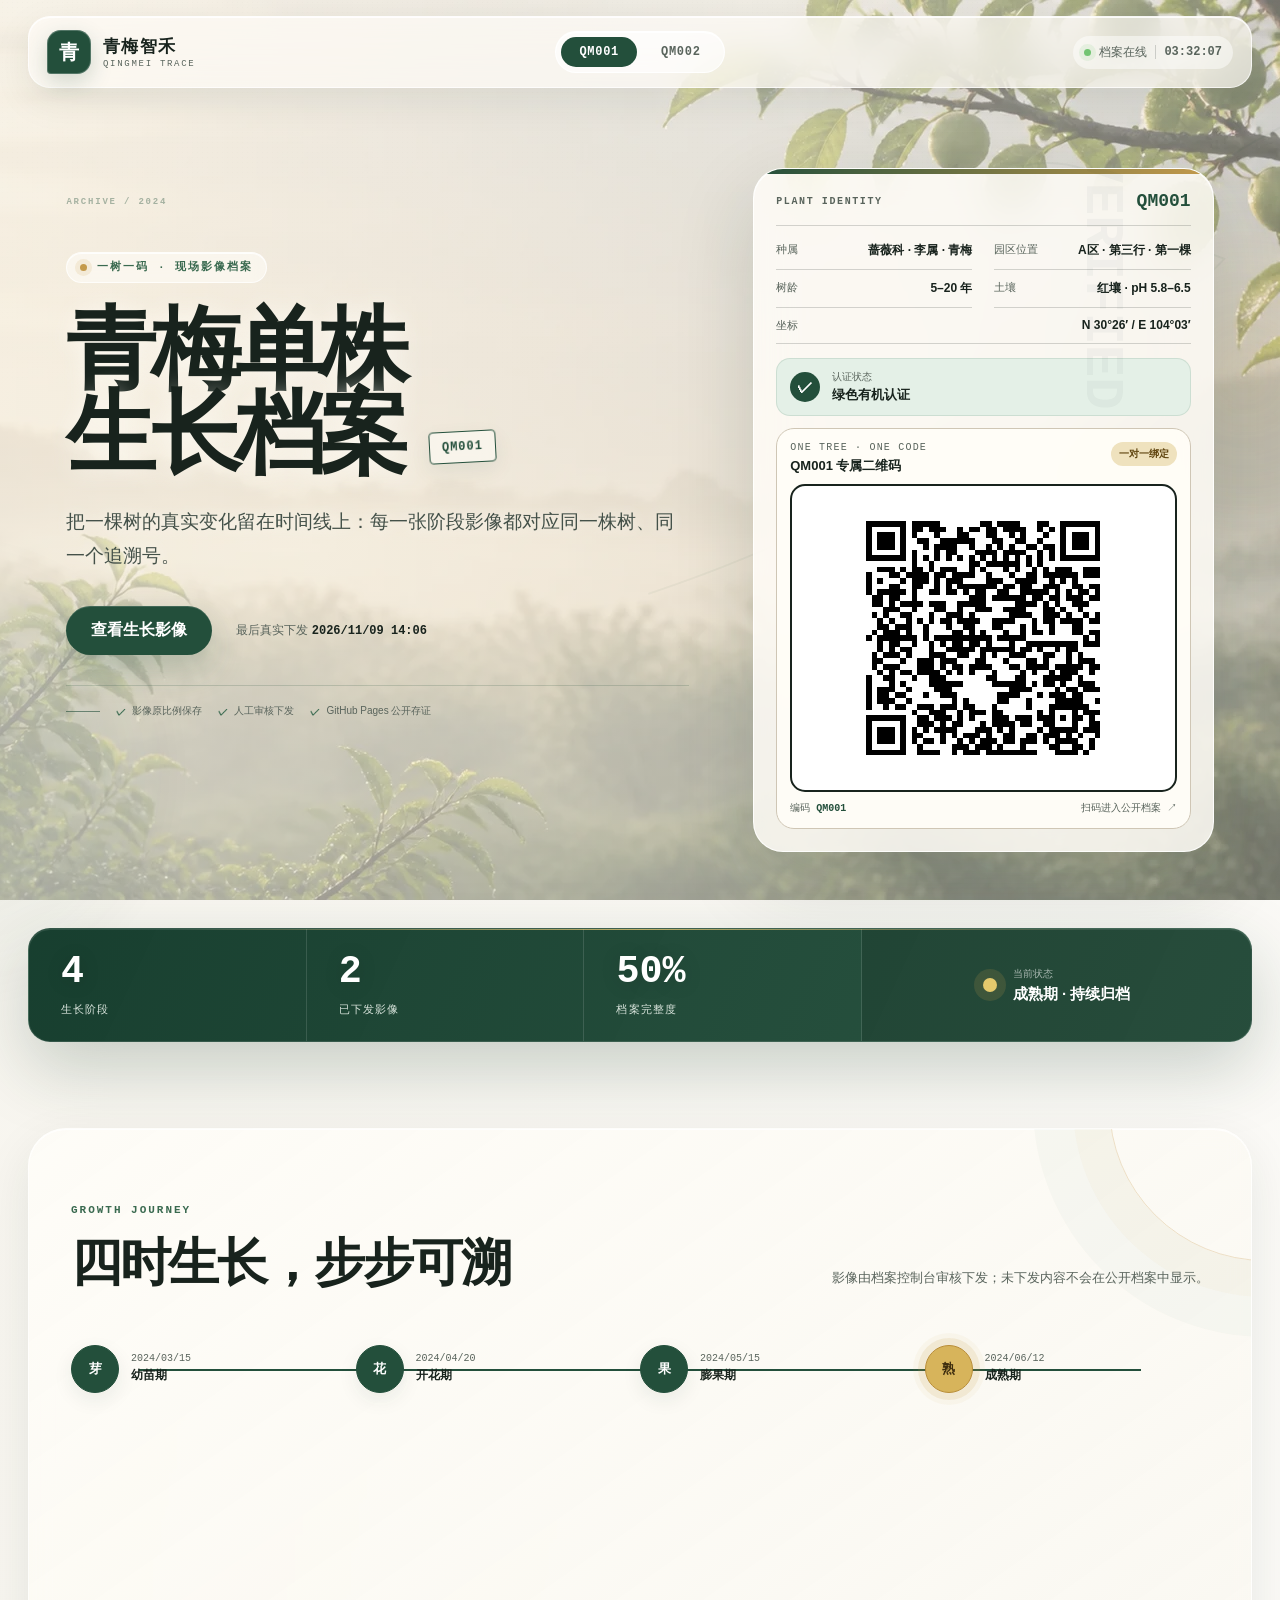
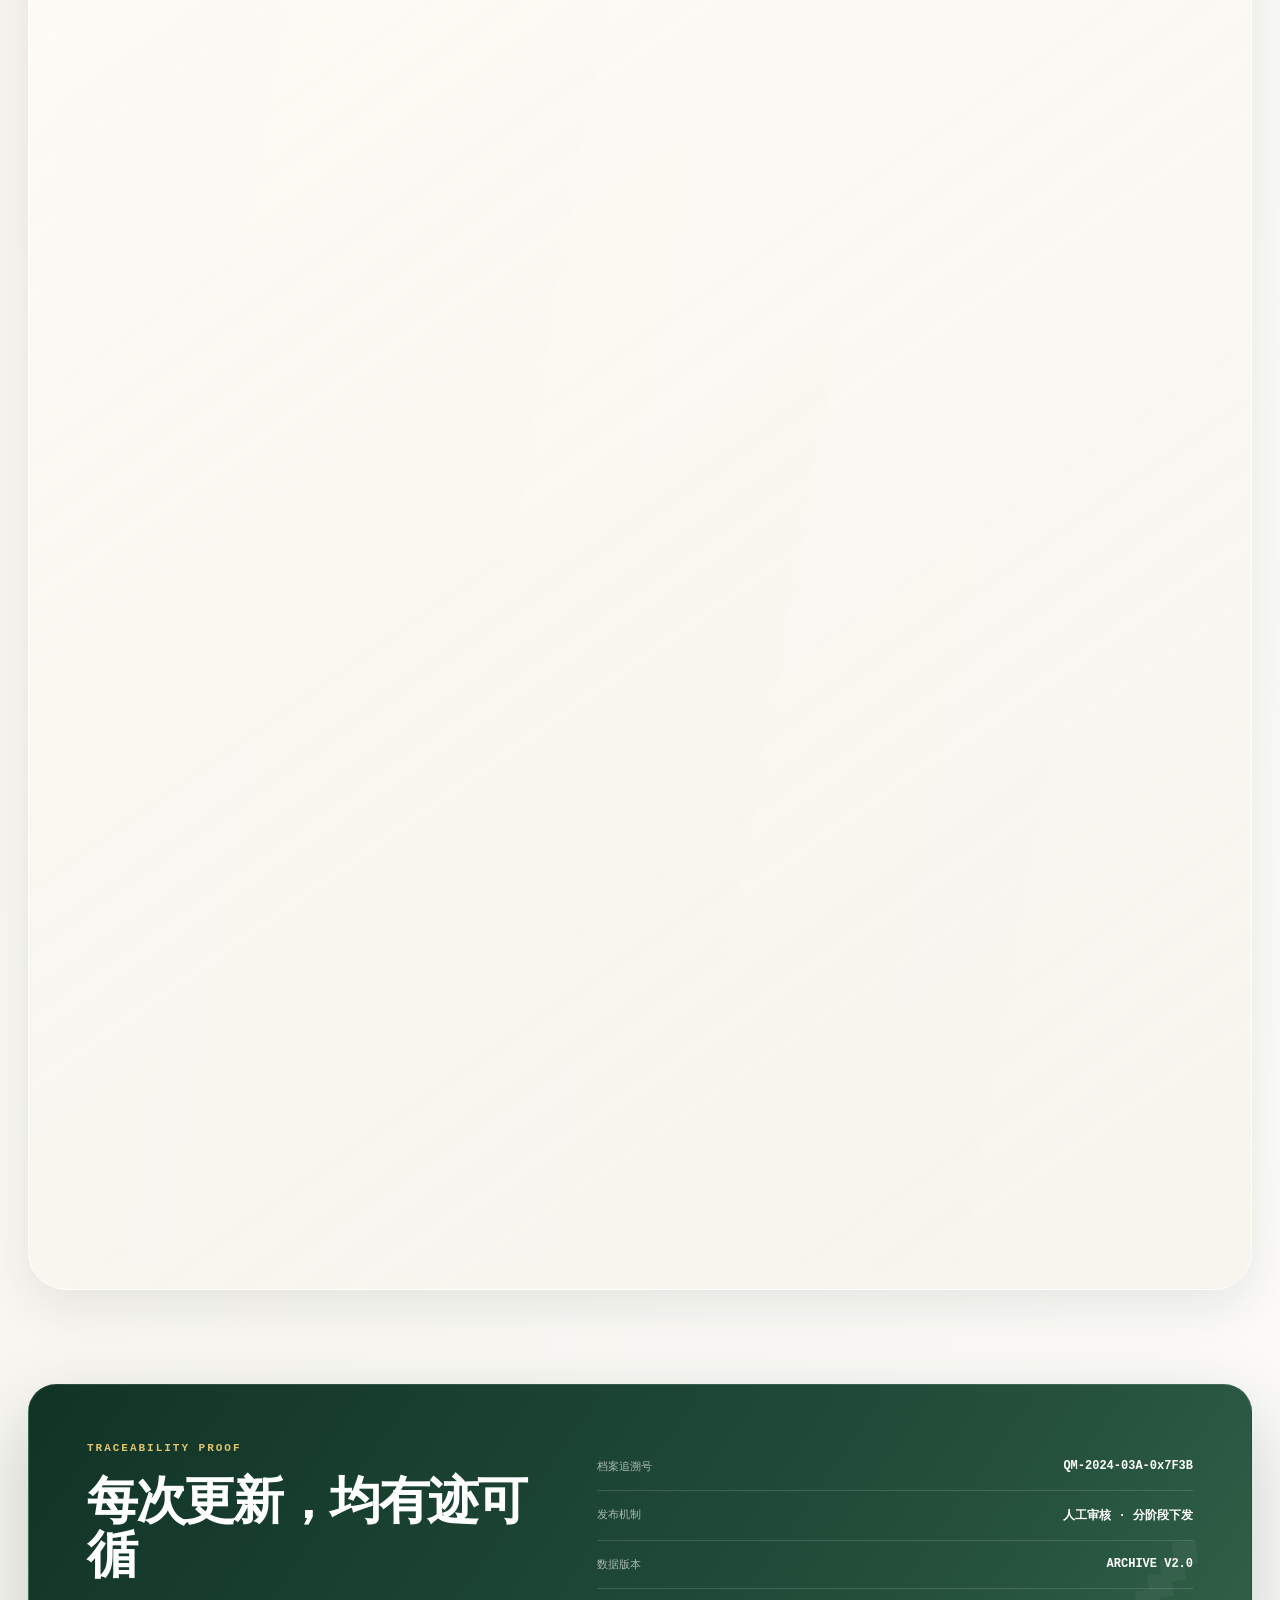
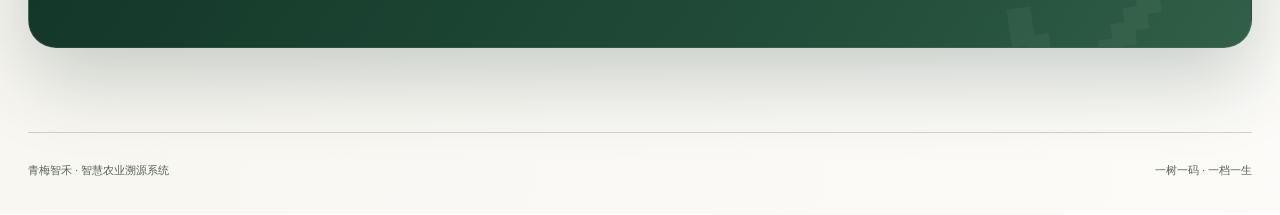
<file: index.html>
<!doctype html><html lang="zh-CN"><head><meta charset="utf-8"><meta name="viewport" content="width=device-width,initial-scale=1"><title>青梅智禾溯源</title><meta http-equiv="refresh" content="0; url=QM001.html"></head><body><a href="QM001.html">QM001</a> · <a href="QM002.html">QM002</a></body></html>
</file>
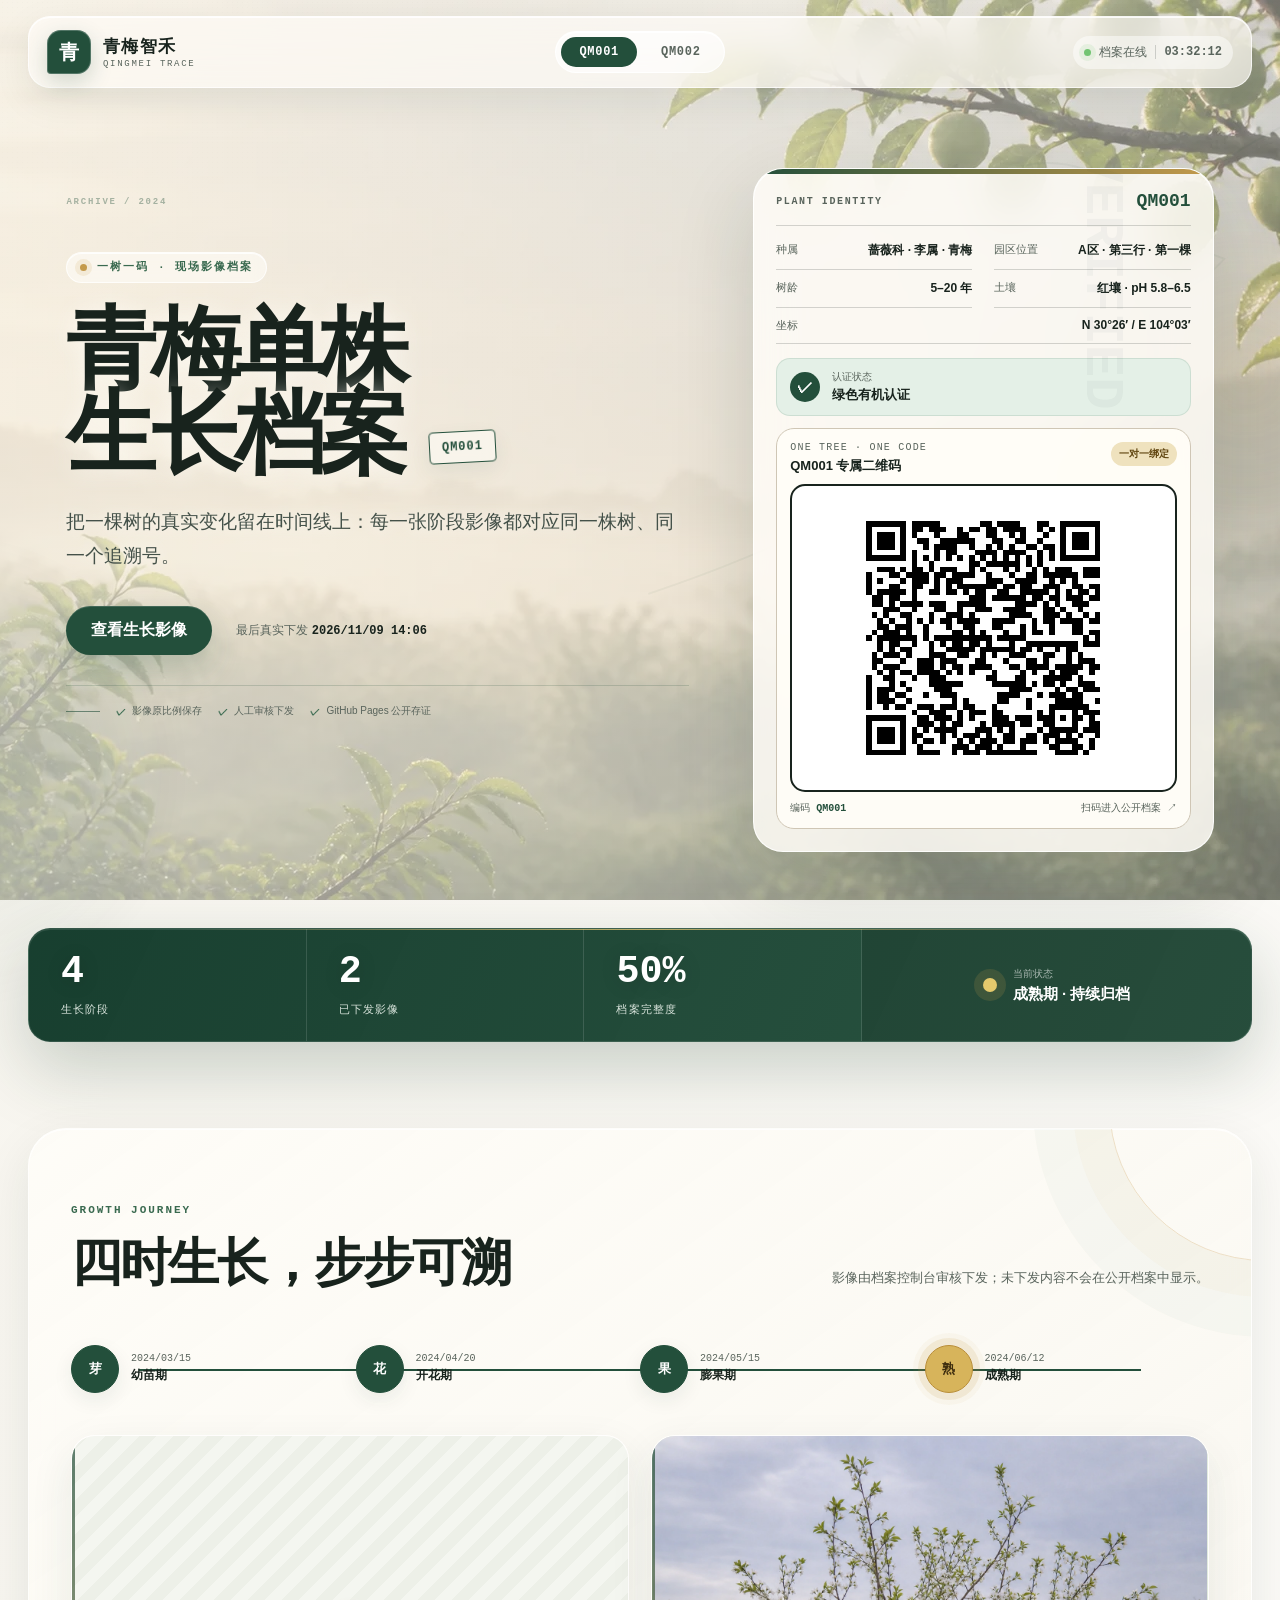
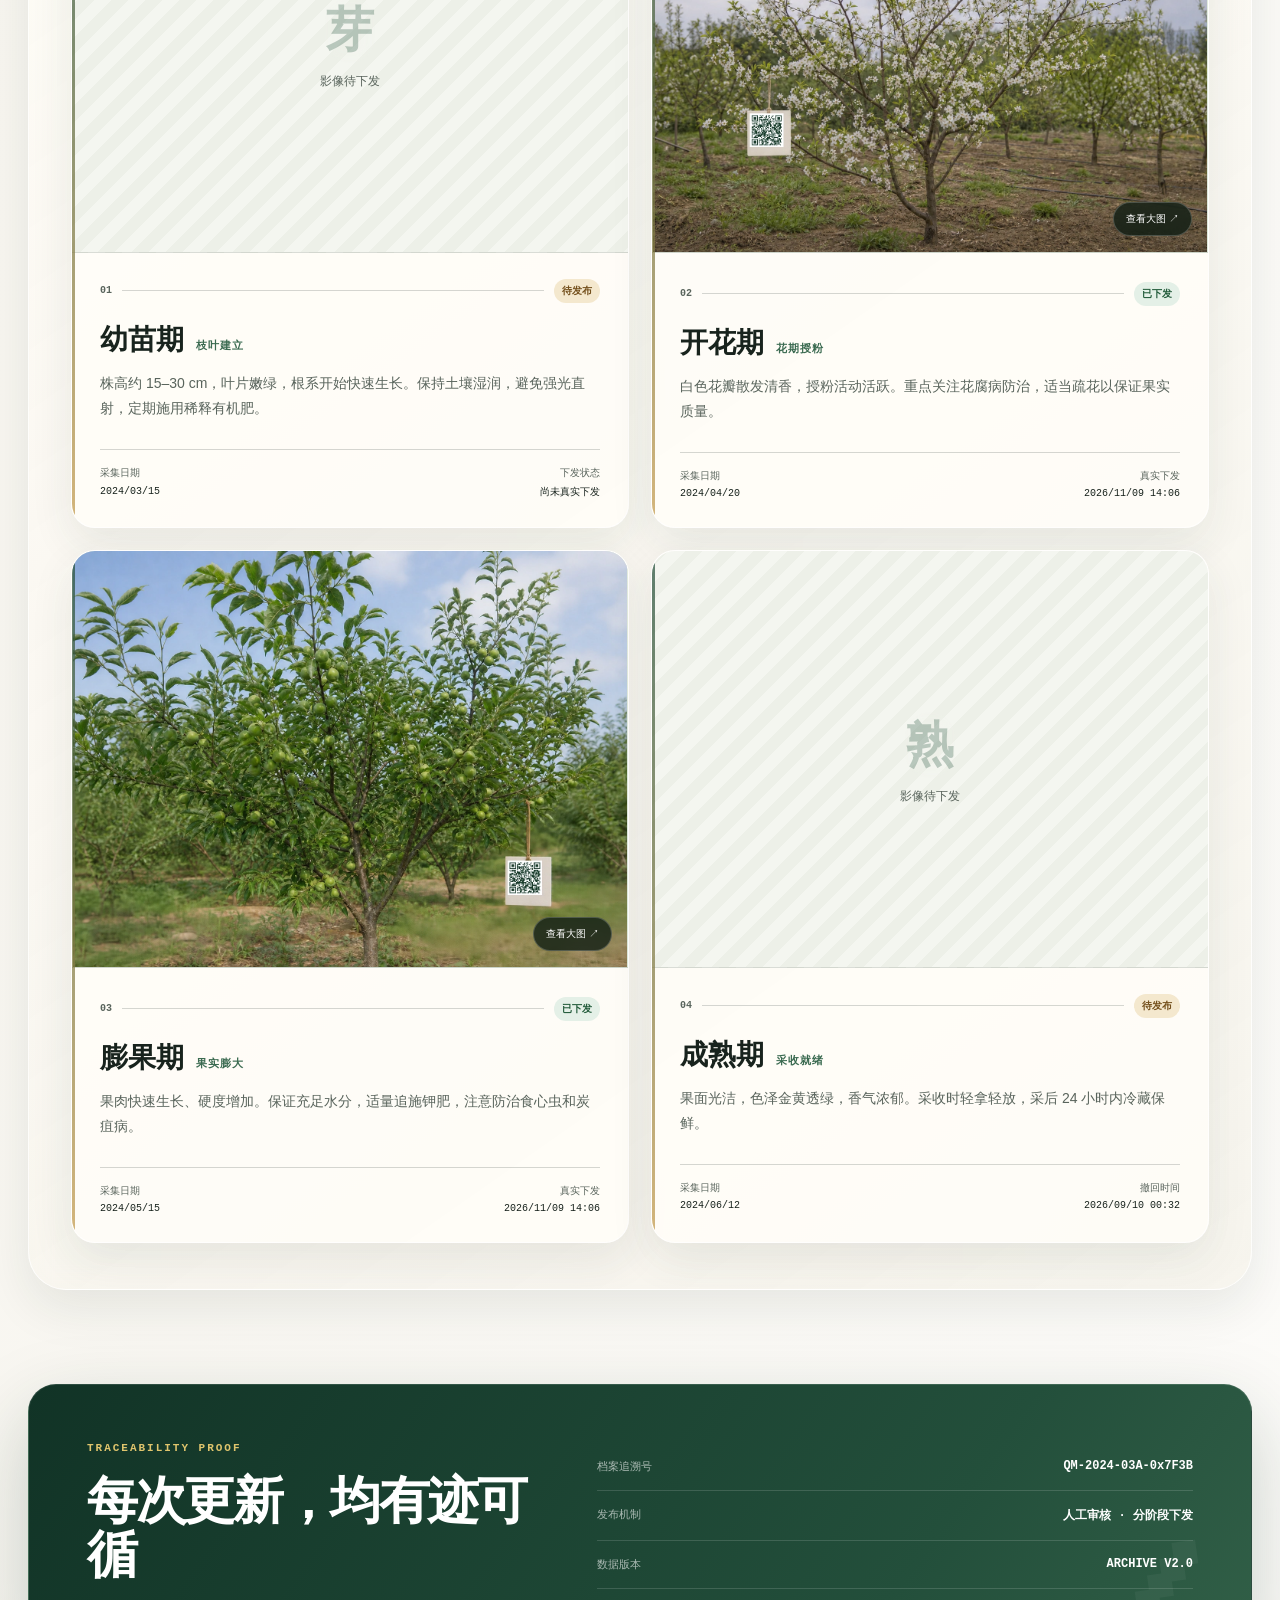
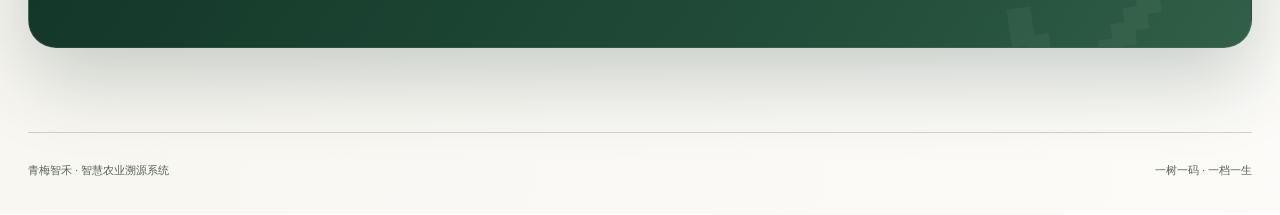
<file: QM001.html>
<!doctype html>
<html lang="zh-CN">
<head>
  <meta charset="utf-8">
  <meta name="viewport" content="width=device-width, initial-scale=1">
  <meta name="theme-color" content="#f4f1e8">
  <meta name="description" content="青梅智禾 QM001 单株全周期二维码溯源档案">
  <title>QM001 生长档案｜青梅智禾</title>
  <link rel="stylesheet" href="assets/styles.css?v=20260809-ui6">
</head>
<body class="archive-page" data-tree-id="QM001">
  <div class="ambient ambient-a" aria-hidden="true"></div>
  <div class="ambient ambient-b" aria-hidden="true"></div>
  <header class="site-header">
    <a class="brand" href="QM001.html" aria-label="青梅智禾溯源首页">
      <span class="brand-mark">青</span>
      <span><strong>青梅智禾</strong><small>QINGMEI TRACE</small></span>
    </a>
    <nav class="record-nav" aria-label="档案切换">
      <a class="active" href="QM001.html">QM001</a>
      <a href="QM002.html">QM002</a>
    </nav>
    <div class="live-chip"><i></i><span>档案在线</span><time id="clock">--:--</time></div>
  </header>

  <main>
    <section class="hero" aria-labelledby="archive-title">
      <div class="hero-copy">
        <p class="eyebrow">一树一码 · 现场影像档案</p>
        <div class="title-row">
          <h1 id="archive-title">青梅单株<br>生长档案</h1>
          <span class="tree-seal" id="treeSeal">QM001</span>
        </div>
        <p class="hero-lead">把一棵树的真实变化留在时间线上：每一张阶段影像都对应同一株树、同一个追溯号。</p>
        <div class="hero-actions">
          <button class="primary-button" type="button" data-scroll="stages">查看生长影像</button>
          <span class="sync-note">最后真实下发 <b id="lastSync">尚未真实下发</b></span>
        </div>
        <div class="hero-proof"><span class="proof-line"></span><span>影像原比例保存</span><span>人工审核下发</span><span>GitHub Pages 公开存证</span></div>
      </div>
      <aside class="identity-card" aria-label="单株身份信息">
        <div class="identity-top"><span>PLANT IDENTITY</span><b id="identityId">QM001</b></div>
        <dl>
          <div><dt>种属</dt><dd id="species">--</dd></div>
          <div><dt>园区位置</dt><dd id="location">--</dd></div>
          <div><dt>树龄</dt><dd id="age">--</dd></div>
          <div><dt>土壤</dt><dd id="soil">--</dd></div>
          <div><dt>坐标</dt><dd id="coordinates">--</dd></div>
        </dl>
        <div class="cert-line"><span>✓</span><div><small>认证状态</small><strong id="certification">--</strong></div></div>
        <div class="qr-identity">
          <div class="qr-heading"><div><small>ONE TREE · ONE CODE</small><strong id="qrTitle">QM001 专属二维码</strong></div><span>一对一绑定</span></div>
          <a id="qrLink" class="qr-art-link" href="https://hyopuj.github.io/qingmei-pages/QM001.html" target="_blank" rel="noopener">
            <img id="qrImage" src="assets/qr-QM001.png" alt="QM001 一对一溯源二维码" decoding="async">
          </a>
          <div class="qr-meta"><span>编码 <b id="qrCode">QM001</b></span><span>扫码进入公开档案 ↗</span></div>
        </div>
      </aside>
    </section>

    <section class="pulse-strip" aria-label="档案概览">
      <div><span class="metric-value" id="stageCount">4</span><span class="metric-label">生长阶段</span></div>
      <div><span class="metric-value" id="publishedCount">--</span><span class="metric-label">已下发影像</span></div>
      <div><span class="metric-value" id="completeness">--</span><span class="metric-label">档案完整度</span></div>
      <div class="pulse-message"><span class="pulse-dot"></span><p><small>当前状态</small><strong id="currentStage">同步中</strong></p></div>
    </section>

    <section class="journey" id="stages" aria-labelledby="journey-title">
      <div class="section-heading">
        <div><p class="eyebrow">GROWTH JOURNEY</p><h2 id="journey-title">四时生长，步步可溯</h2></div>
        <p>影像由档案控制台审核下发；未下发内容不会在公开档案中显示。</p>
      </div>
      <ol class="timeline" id="timeline" aria-label="生长阶段时间轴"></ol>
      <div class="stage-grid" id="stageGrid" aria-live="polite">
        <div class="loading-card"></div><div class="loading-card"></div><div class="loading-card"></div><div class="loading-card"></div>
      </div>
    </section>

    <section class="trust-panel">
      <div><p class="eyebrow">TRACEABILITY PROOF</p><h2>每次更新，均有迹可循</h2></div>
      <dl>
        <div><dt>档案追溯号</dt><dd id="traceId">--</dd></div>
        <div><dt>发布机制</dt><dd>人工审核 · 分阶段下发</dd></div>
        <div><dt>数据版本</dt><dd>ARCHIVE V2.0</dd></div>
      </dl>
    </section>
  </main>

  <footer class="site-footer"><span>青梅智禾 · 智慧农业溯源系统</span><span>一树一码 · 一档一生</span></footer>

  <dialog class="lightbox" id="lightbox">
    <button type="button" aria-label="关闭预览" id="closeLightbox">×</button>
    <img id="lightboxImage" alt="阶段影像大图">
    <p id="lightboxCaption"></p>
  </dialog>
  <div class="error-banner" id="errorBanner" role="alert" hidden></div>
  <script>window.__ARCHIVE__={"id":"QM001","traceId":"QM-2024-03A-0x7F3B","name":"青梅单株生长档案","location":"A区 · 第三行 · 第一棵","species":"蔷薇科 · 李属 · 青梅","age":"5–20 年","coordinates":"N 30°26′ / E 104°03′","soil":"红壤 · pH 5.8–6.5","certification":"绿色有机认证","currentStage":"成熟期","deployedAt":"2026-11-09T14:06:31.211Z","stages":[{"name":"幼苗期","date":"2024-03-15","summary":"枝叶建立","description":"株高约 15–30 cm，叶片嫩绿，根系开始快速生长。保持土壤湿润，避免强光直射，定期施用稀释有机肥。","published":false,"publishedAt":null,"unpublishedAt":null,"hasImage":false,"imageUrl":null},{"name":"开花期","date":"2024-04-20","summary":"花期授粉","description":"白色花瓣散发清香，授粉活动活跃。重点关注花腐病防治，适当疏花以保证果实质量。","published":true,"publishedAt":"2026-11-09T14:06:31.211Z","unpublishedAt":null,"hasImage":true,"imageUrl":"assets/images/QM001/qr-v3-02.webp"},{"name":"膨果期","date":"2024-05-15","summary":"果实膨大","description":"果肉快速生长、硬度增加。保证充足水分，适量追施钾肥，注意防治食心虫和炭疽病。","published":true,"publishedAt":"2026-11-09T14:06:31.211Z","unpublishedAt":null,"hasImage":true,"imageUrl":"assets/images/QM001/qr-v3-03.webp"},{"name":"成熟期","date":"2024-06-12","summary":"采收就绪","description":"果面光洁，色泽金黄透绿，香气浓郁。采收时轻拿轻放，采后 24 小时内冷藏保鲜。","published":false,"publishedAt":null,"unpublishedAt":"2026-09-10T00:32:39.902Z","hasImage":false,"imageUrl":null}],"updatedAt":"2026-11-09T14:06:31.211Z"};window.__ARCHIVE_UPDATED_AT__="2026-11-09T14:06:31.211Z";window.__ARCHIVE_DEPLOYED_AT__="2026-11-09T14:06:31.211Z";</script>
  <script src="assets/archive.js" defer></script>
</body>
</html>
</file>
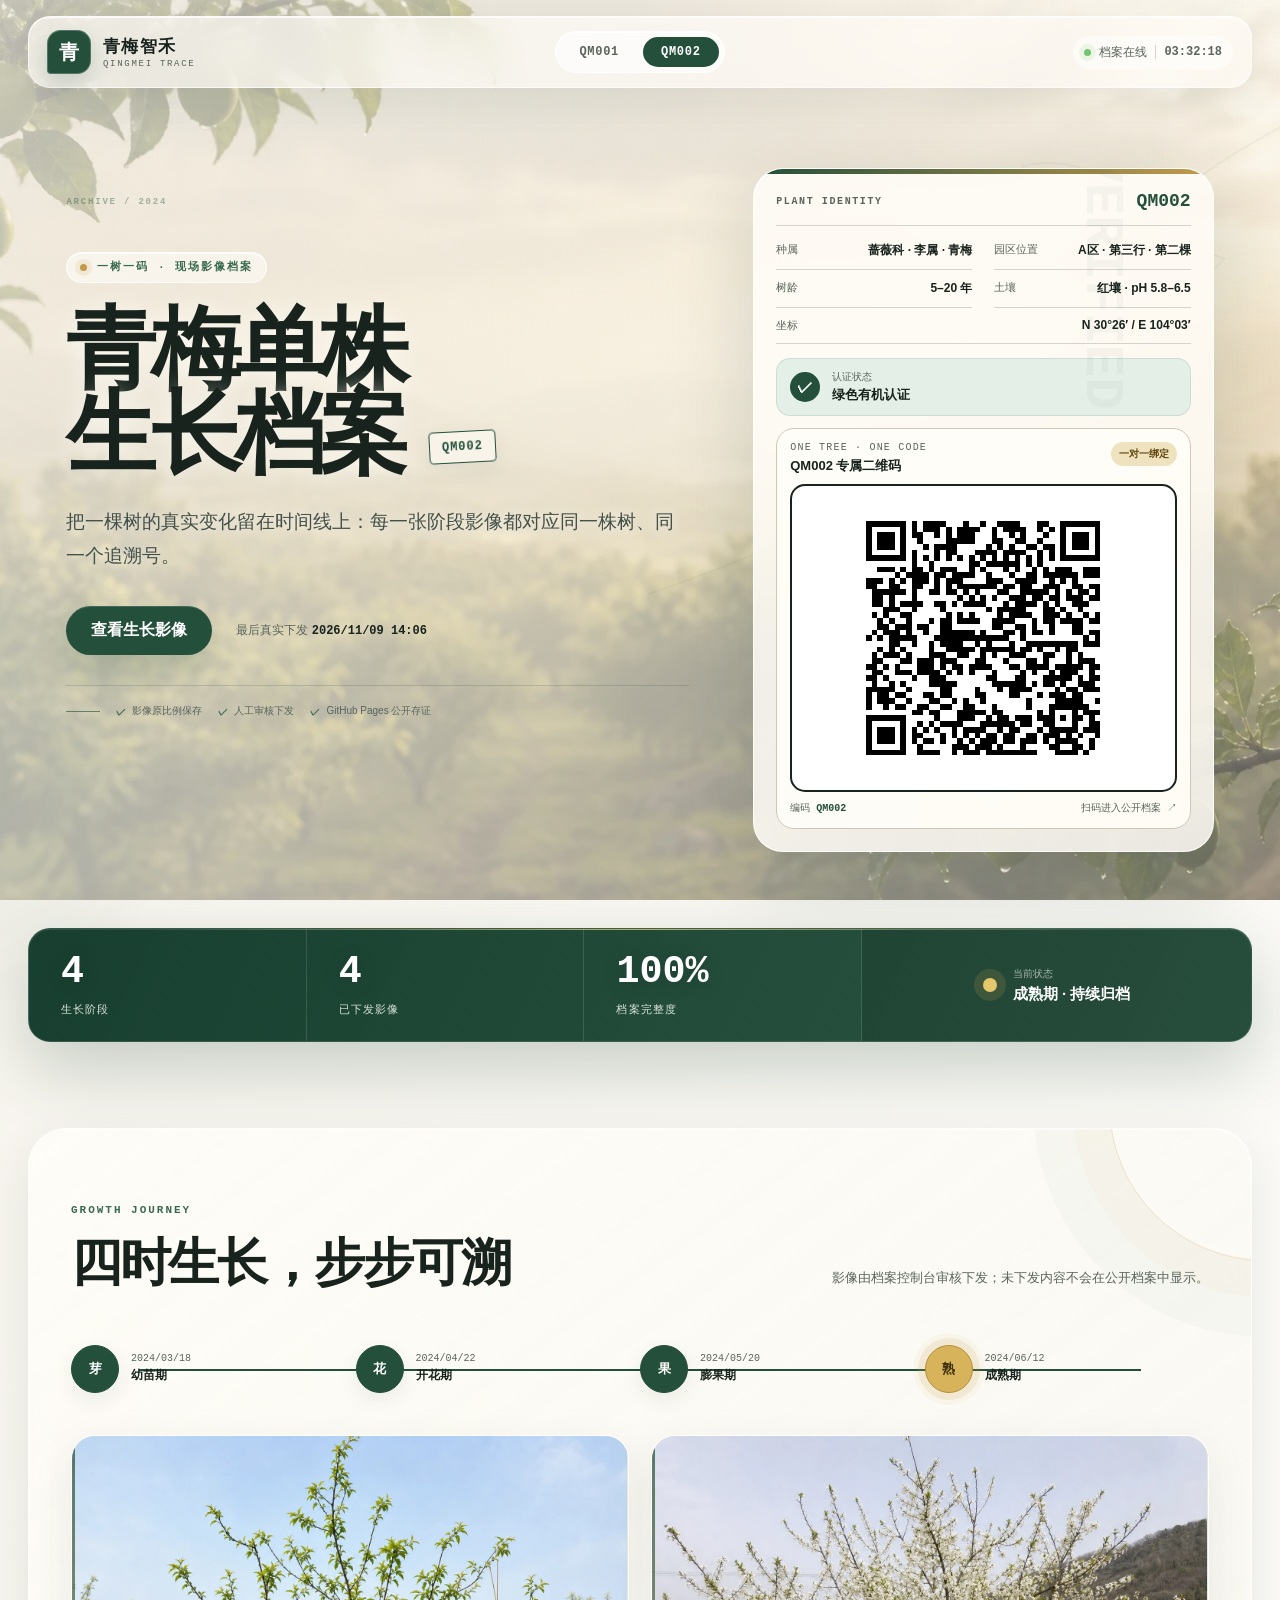
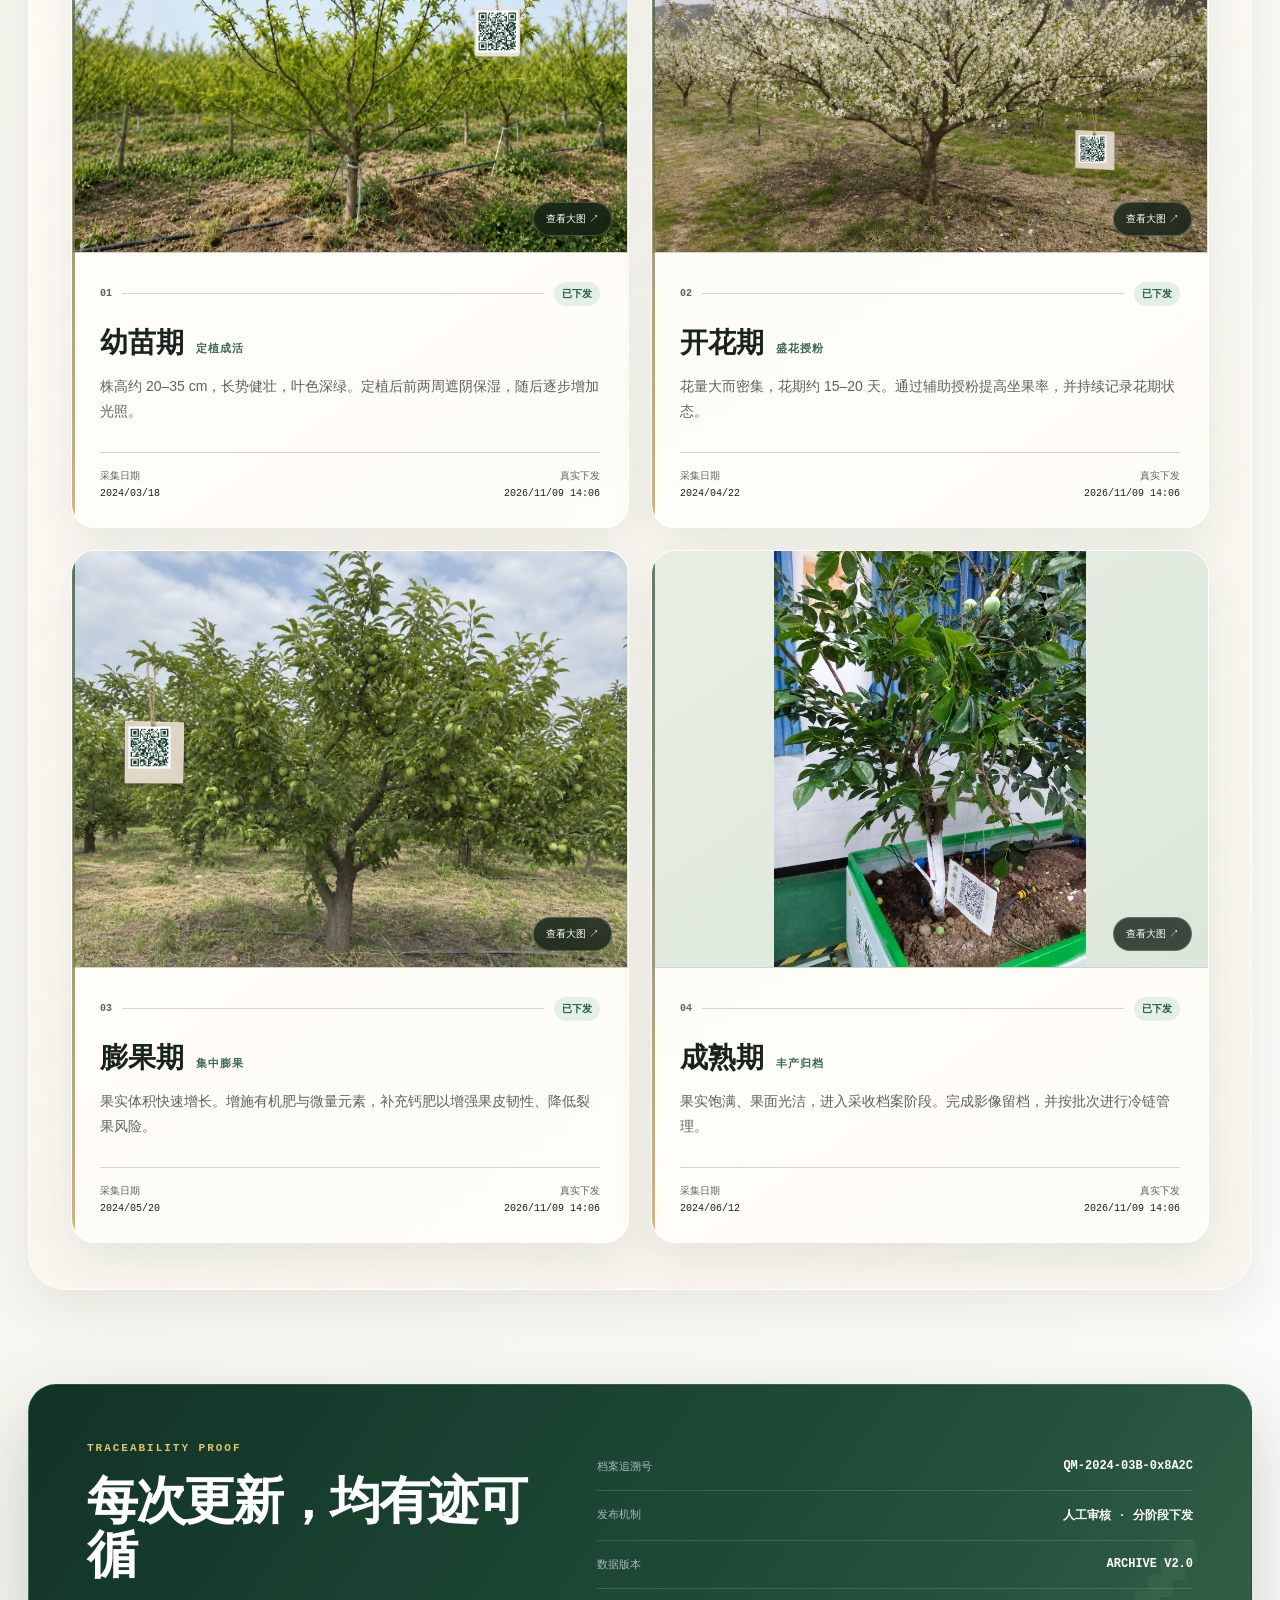
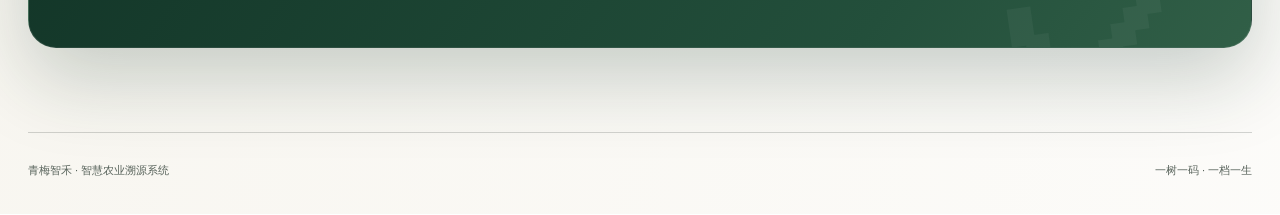
<file: QM002.html>
<!doctype html>
<html lang="zh-CN">
<head>
  <meta charset="utf-8">
  <meta name="viewport" content="width=device-width, initial-scale=1">
  <meta name="theme-color" content="#f4f1e8">
  <meta name="description" content="青梅智禾 QM002 单株全周期二维码溯源档案">
  <title>QM002 生长档案｜青梅智禾</title>
  <link rel="stylesheet" href="assets/styles.css?v=20260809-ui6">
</head>
<body class="archive-page" data-tree-id="QM002">
  <div class="ambient ambient-a" aria-hidden="true"></div>
  <div class="ambient ambient-b" aria-hidden="true"></div>
  <header class="site-header">
    <a class="brand" href="QM002.html" aria-label="青梅智禾溯源首页">
      <span class="brand-mark">青</span>
      <span><strong>青梅智禾</strong><small>QINGMEI TRACE</small></span>
    </a>
    <nav class="record-nav" aria-label="档案切换">
      <a href="QM001.html">QM001</a>
      <a class="active" href="QM002.html">QM002</a>
    </nav>
    <div class="live-chip"><i></i><span>档案在线</span><time id="clock">--:--</time></div>
  </header>

  <main>
    <section class="hero" aria-labelledby="archive-title">
      <div class="hero-copy">
        <p class="eyebrow">一树一码 · 现场影像档案</p>
        <div class="title-row">
          <h1 id="archive-title">青梅单株<br>生长档案</h1>
          <span class="tree-seal" id="treeSeal">QM002</span>
        </div>
        <p class="hero-lead">把一棵树的真实变化留在时间线上：每一张阶段影像都对应同一株树、同一个追溯号。</p>
        <div class="hero-actions">
          <button class="primary-button" type="button" data-scroll="stages">查看生长影像</button>
          <span class="sync-note">最后真实下发 <b id="lastSync">尚未真实下发</b></span>
        </div>
        <div class="hero-proof"><span class="proof-line"></span><span>影像原比例保存</span><span>人工审核下发</span><span>GitHub Pages 公开存证</span></div>
      </div>
      <aside class="identity-card" aria-label="单株身份信息">
        <div class="identity-top"><span>PLANT IDENTITY</span><b id="identityId">QM002</b></div>
        <dl>
          <div><dt>种属</dt><dd id="species">--</dd></div>
          <div><dt>园区位置</dt><dd id="location">--</dd></div>
          <div><dt>树龄</dt><dd id="age">--</dd></div>
          <div><dt>土壤</dt><dd id="soil">--</dd></div>
          <div><dt>坐标</dt><dd id="coordinates">--</dd></div>
        </dl>
        <div class="cert-line"><span>✓</span><div><small>认证状态</small><strong id="certification">--</strong></div></div>
        <div class="qr-identity">
          <div class="qr-heading"><div><small>ONE TREE · ONE CODE</small><strong id="qrTitle">QM002 专属二维码</strong></div><span>一对一绑定</span></div>
          <a id="qrLink" class="qr-art-link" href="https://hyopuj.github.io/qingmei-pages/QM002.html" target="_blank" rel="noopener">
            <img id="qrImage" src="assets/qr-QM002.png" alt="QM002 一对一溯源二维码" decoding="async">
          </a>
          <div class="qr-meta"><span>编码 <b id="qrCode">QM002</b></span><span>扫码进入公开档案 ↗</span></div>
        </div>
      </aside>
    </section>

    <section class="pulse-strip" aria-label="档案概览">
      <div><span class="metric-value" id="stageCount">4</span><span class="metric-label">生长阶段</span></div>
      <div><span class="metric-value" id="publishedCount">--</span><span class="metric-label">已下发影像</span></div>
      <div><span class="metric-value" id="completeness">--</span><span class="metric-label">档案完整度</span></div>
      <div class="pulse-message"><span class="pulse-dot"></span><p><small>当前状态</small><strong id="currentStage">同步中</strong></p></div>
    </section>

    <section class="journey" id="stages" aria-labelledby="journey-title">
      <div class="section-heading">
        <div><p class="eyebrow">GROWTH JOURNEY</p><h2 id="journey-title">四时生长，步步可溯</h2></div>
        <p>影像由档案控制台审核下发；未下发内容不会在公开档案中显示。</p>
      </div>
      <ol class="timeline" id="timeline" aria-label="生长阶段时间轴"></ol>
      <div class="stage-grid" id="stageGrid" aria-live="polite">
        <div class="loading-card"></div><div class="loading-card"></div><div class="loading-card"></div><div class="loading-card"></div>
      </div>
    </section>

    <section class="trust-panel">
      <div><p class="eyebrow">TRACEABILITY PROOF</p><h2>每次更新，均有迹可循</h2></div>
      <dl>
        <div><dt>档案追溯号</dt><dd id="traceId">--</dd></div>
        <div><dt>发布机制</dt><dd>人工审核 · 分阶段下发</dd></div>
        <div><dt>数据版本</dt><dd>ARCHIVE V2.0</dd></div>
      </dl>
    </section>
  </main>

  <footer class="site-footer"><span>青梅智禾 · 智慧农业溯源系统</span><span>一树一码 · 一档一生</span></footer>

  <dialog class="lightbox" id="lightbox">
    <button type="button" aria-label="关闭预览" id="closeLightbox">×</button>
    <img id="lightboxImage" alt="阶段影像大图">
    <p id="lightboxCaption"></p>
  </dialog>
  <div class="error-banner" id="errorBanner" role="alert" hidden></div>
  <script>window.__ARCHIVE__={"id":"QM002","traceId":"QM-2024-03B-0x8A2C","name":"青梅单株生长档案","location":"A区 · 第三行 · 第二棵","species":"蔷薇科 · 李属 · 青梅","age":"5–20 年","coordinates":"N 30°26′ / E 104°03′","soil":"红壤 · pH 5.8–6.5","certification":"绿色有机认证","currentStage":"成熟期","deployedAt":"2026-11-09T14:06:31.211Z","stages":[{"name":"幼苗期","date":"2024-03-18","summary":"定植成活","description":"株高约 20–35 cm，长势健壮，叶色深绿。定植后前两周遮阴保湿，随后逐步增加光照。","published":true,"publishedAt":"2026-11-09T14:06:31.211Z","unpublishedAt":null,"hasImage":true,"imageUrl":"assets/images/QM002/qr-v3-01.webp"},{"name":"开花期","date":"2024-04-22","summary":"盛花授粉","description":"花量大而密集，花期约 15–20 天。通过辅助授粉提高坐果率，并持续记录花期状态。","published":true,"publishedAt":"2026-11-09T14:06:31.211Z","unpublishedAt":null,"hasImage":true,"imageUrl":"assets/images/QM002/qr-v3-02.webp"},{"name":"膨果期","date":"2024-05-20","summary":"集中膨果","description":"果实体积快速增长。增施有机肥与微量元素，补充钙肥以增强果皮韧性、降低裂果风险。","published":true,"publishedAt":"2026-11-09T14:06:31.211Z","unpublishedAt":null,"hasImage":true,"imageUrl":"assets/images/QM002/qr-v3-03.webp"},{"name":"成熟期","date":"2024-06-12","summary":"丰产归档","description":"果实饱满、果面光洁，进入采收档案阶段。完成影像留档，并按批次进行冷链管理。","published":true,"publishedAt":"2026-11-09T14:06:31.211Z","unpublishedAt":null,"hasImage":true,"imageUrl":"assets/images/QM002/1788145478769-stage-04.jpg"}],"updatedAt":"2026-11-09T14:06:31.211Z"};window.__ARCHIVE_UPDATED_AT__="2026-11-09T14:06:31.211Z";window.__ARCHIVE_DEPLOYED_AT__="2026-11-09T14:06:31.211Z";</script>
  <script src="assets/archive.js" defer></script>
</body>
</html>
</file>
<file: assets/styles.css>
:root {
  --ink: #18231d;
  --muted: #59645c;
  --paper: #f4f1e8;
  --paper-2: #e7e2d6;
  --leaf: #234f3b;
  --leaf-2: #3a6a50;
  --lime: #c49a4b;
  --acid: #efe2be;
  --cream: #fffdf8;
  --line: rgba(24, 35, 29, .18);
  --shadow: 0 20px 50px rgba(20, 40, 29, .10);
  --success: #235c3b;
  --success-bg: #e4f0e7;
  --warning: #74501d;
  --warning-bg: #f4e8ce;
  --danger: #8f302b;
  --focus: #7a5a15;
  --radius: 28px;
  --display: "Microsoft YaHei UI", "PingFang SC", "Noto Sans SC", sans-serif;
  --mono: "Cascadia Code", "SFMono-Regular", Consolas, monospace;
}

* { box-sizing: border-box; }
html { scroll-behavior: smooth; }
body { margin: 0; min-height: 100vh; font-family: var(--display); color: var(--ink); background: var(--paper); -webkit-font-smoothing: antialiased; }
button, input, textarea { font: inherit; }
button, a { -webkit-tap-highlight-color: transparent; }
a { color: inherit; text-decoration: none; }
img { max-width: 100%; display: block; }
button { color: inherit; }
:focus-visible { outline: 3px solid var(--focus); outline-offset: 3px; }

.ambient { position: fixed; z-index: -1; pointer-events: none; border-radius: 50%; filter: blur(4px); opacity: .8; }
.ambient-a { width: 430px; height: 430px; right: -180px; top: 160px; background: radial-gradient(circle, rgba(196, 154, 75, .2), transparent 70%); }
.ambient-b { width: 500px; height: 500px; left: -300px; top: 58%; background: radial-gradient(circle, rgba(35, 79, 59, .12), transparent 70%); }

.archive-page { position: relative; isolation: isolate; background:
  radial-gradient(circle at 78% 4%, rgba(196,154,75,.17), transparent 30%),
  radial-gradient(circle at 9% 54%, rgba(35,79,59,.12), transparent 34%),
  linear-gradient(118deg, rgba(255,253,248,.8), rgba(244,241,232,.94) 48%, rgba(231,226,214,.78));
  background-attachment: fixed;
}
.archive-page[data-tree-id="QM001"] { background:
  linear-gradient(100deg, rgba(244,241,232,.72) 0%, rgba(244,241,232,.52) 48%, rgba(244,241,232,.28) 100%),
  url("bg-QM001-v3.webp?v=4") center / cover fixed no-repeat;
}
.archive-page[data-tree-id="QM002"] { background:
  linear-gradient(100deg, rgba(244,241,232,.76) 0%, rgba(244,241,232,.54) 48%, rgba(244,241,232,.26) 100%),
  url("bg-QM002-v3.webp?v=4") center / cover fixed no-repeat;
}
.archive-page::before { content: ""; position: fixed; inset: 0; z-index: 0; pointer-events: none; opacity: .32; background-image: radial-gradient(rgba(24,35,29,.12) .55px, transparent .7px); background-size: 5px 5px; mask-image: linear-gradient(to bottom, rgba(0,0,0,.7), transparent 82%); }
.archive-page::after { content: ""; position: fixed; z-index: 0; pointer-events: none; right: -3vw; top: 88px; width: min(760px, 58vw); aspect-ratio: 4 / 3; opacity: .16; background: center / contain no-repeat url("data:image/svg+xml,%3Csvg xmlns='http://www.w3.org/2000/svg' viewBox='0 0 800 600'%3E%3Cg fill='none' stroke='%23234f3b' stroke-width='2'%3E%3Cpath d='M760 42C630 110 559 188 495 284S302 470 78 545'/%3E%3Cpath d='M622 132c-55-44-95-59-141-48 35 54 78 75 141 48ZM554 210c55-39 100-46 145-26-43 47-90 59-145 26ZM445 333c-58-40-104-46-151-22 47 46 96 56 151 22ZM352 412c47-12 87-2 119 30-51 18-91 8-119-30Z'/%3E%3C/g%3E%3Cg fill='%23c49a4b' fill-opacity='.42' stroke='%23866a31' stroke-width='1.5'%3E%3Ccircle cx='595' cy='174' r='19'/%3E%3Ccircle cx='472' cy='306' r='16'/%3E%3Ccircle cx='296' cy='458' r='21'/%3E%3C/g%3E%3C/svg%3E"); }
.archive-page[data-tree-id]::after { opacity: .045; }
.archive-page .site-header, .archive-page main, .archive-page .site-footer { position: relative; z-index: 1; }

.site-header { width: min(1340px, calc(100% - 56px)); height: 92px; margin: 0 auto; display: grid; grid-template-columns: 1fr auto 1fr; align-items: center; border-bottom: 1px solid var(--line); }
.brand { display: inline-flex; align-items: center; gap: 12px; width: max-content; }
.brand-mark { width: 44px; height: 44px; border-radius: 14px 14px 14px 4px; display: grid; place-items: center; background: var(--leaf); color: white; font-weight: 800; font-size: 20px; box-shadow: inset 0 0 0 1px rgba(255,255,255,.18); }
.brand > span:last-child { display: grid; gap: 2px; }
.brand strong { font-size: 17px; letter-spacing: .08em; }
.brand small { color: var(--muted); font: 9px/1 var(--mono); letter-spacing: .19em; }
.record-nav { display: flex; gap: 6px; padding: 5px; border-radius: 999px; background: rgba(255,255,255,.58); border: 1px solid rgba(255,255,255,.9); }
.record-nav a { padding: 9px 18px; border-radius: 999px; font: 700 12px/1 var(--mono); letter-spacing: .06em; color: var(--muted); transition: .2s ease; }
.record-nav a:hover, .record-nav a.active { color: white; background: var(--leaf); }
.live-chip { justify-self: end; display: flex; align-items: center; gap: 8px; font-size: 12px; color: var(--muted); }
.live-chip i, .sidebar-note i { width: 7px; height: 7px; border-radius: 50%; background: #72c472; box-shadow: 0 0 0 5px rgba(114,196,114,.13); animation: pulse 2s infinite; }
.live-chip time { font: 600 12px var(--mono); padding-left: 8px; border-left: 1px solid var(--line); }
@keyframes pulse { 50% { box-shadow: 0 0 0 9px rgba(114,196,114,0); } }

.archive-page main { width: min(1340px, calc(100% - 56px)); margin: 0 auto; }
.hero { min-height: 670px; display: grid; grid-template-columns: minmax(0, 1.35fr) minmax(380px, .65fr); align-items: center; gap: clamp(50px, 8vw, 120px); padding: 80px 3vw 60px; }
.eyebrow { margin: 0 0 20px; color: var(--leaf-2); font: 700 11px/1 var(--mono); letter-spacing: .18em; text-transform: uppercase; }
.title-row { display: flex; align-items: flex-end; gap: 26px; }
.hero h1 { margin: 0; font-size: clamp(56px, 7.3vw, 104px); line-height: .94; letter-spacing: -.07em; font-weight: 900; }
.tree-seal { margin-bottom: 12px; padding: 9px 12px; border: 1px solid var(--leaf); border-radius: 4px; color: var(--leaf); font: 800 12px/1 var(--mono); letter-spacing: .08em; transform: rotate(-3deg); }
.hero-lead { max-width: 610px; margin: 30px 0 0; color: var(--muted); font-size: clamp(16px, 1.45vw, 21px); line-height: 1.8; }
.hero-actions { margin-top: 34px; display: flex; align-items: center; gap: 24px; flex-wrap: wrap; }
.primary-button, .ghost-button { border: 0; border-radius: 999px; padding: 14px 22px; cursor: pointer; font-weight: 700; display: inline-flex; align-items: center; justify-content: center; transition: transform .2s ease, background .2s ease; }
.primary-button { background: var(--leaf); color: white; box-shadow: 0 12px 24px rgba(35,79,59,.2); }
.primary-button:hover { background: #183f2f; }
.primary-button:hover, .ghost-button:hover { transform: translateY(-2px); }
.sync-note { color: var(--muted); font-size: 12px; }
.sync-note b { color: var(--ink); font-family: var(--mono); }
.hero-proof { margin-top: 30px; display: flex; align-items: center; flex-wrap: wrap; gap: 10px 16px; color: var(--muted); font-size: 10px; }
.hero-proof > span:not(.proof-line) { display: inline-flex; align-items: center; gap: 6px; }
.hero-proof > span:not(.proof-line)::before { content: "✓"; color: var(--leaf-2); font-weight: 900; }
.hero-proof .proof-line { width: 34px; height: 1px; background: var(--leaf); opacity: .6; }

.identity-card { position: relative; overflow: hidden; border-radius: var(--radius); padding: 26px; background: rgba(255,253,248,.94); border: 1px solid #d8d0c1; box-shadow: var(--shadow); backdrop-filter: blur(16px); }
.identity-card::before { content: ""; position: absolute; inset: 0 0 auto; height: 5px; background: linear-gradient(90deg, var(--leaf), var(--lime)); }
.identity-top { display: flex; justify-content: space-between; align-items: center; padding-bottom: 20px; border-bottom: 1px solid var(--line); }
.identity-top span { font: 700 10px var(--mono); letter-spacing: .16em; color: var(--muted); }
.identity-top b { font: 800 18px var(--mono); color: var(--leaf); }
.identity-card dl { margin: 6px 0 0; }
.identity-card dl > div { display: grid; grid-template-columns: 82px 1fr; gap: 18px; padding: 15px 0; border-bottom: 1px solid var(--line); }
.identity-card dt { color: var(--muted); font-size: 12px; }
.identity-card dd { margin: 0; font-size: 13px; font-weight: 700; text-align: right; }
.cert-line { margin-top: 22px; display: flex; align-items: center; gap: 12px; padding: 14px; border-radius: 16px; background: var(--success-bg); border: 1px solid rgba(35,92,59,.12); }
.cert-line > span { width: 34px; height: 34px; border-radius: 50%; display: grid; place-items: center; color: white; background: var(--leaf); font-weight: 900; }
.cert-line div { display: grid; gap: 2px; }
.cert-line small { color: var(--muted); font-size: 10px; }
.cert-line strong { font-size: 13px; }
.qr-identity { margin-top: 16px; display: grid; gap: 12px; padding: 16px; border-radius: 18px; border: 1px solid #cfc6b5; background: var(--cream); }
.qr-heading { display: flex; align-items: flex-start; justify-content: space-between; gap: 12px; }
.qr-heading > div { display: grid; gap: 4px; }
.qr-heading small { color: var(--muted); font: 9px var(--mono); letter-spacing: .12em; }
.qr-heading strong { font-size: 13px; }
.qr-heading > span { flex: 0 0 auto; padding: 5px 8px; border-radius: 999px; color: #60450f; background: var(--acid); font-size: 10px; font-weight: 800; }
.qr-art-link { display: grid; place-items: center; overflow: hidden; padding: 16px; border-radius: 13px; border: 2px solid var(--ink); background: #fff; box-shadow: none; }
.qr-art-link img { width: min(100%, 320px); height: auto; aspect-ratio: 1; object-fit: contain; background: #fff; image-rendering: pixelated; filter: none; }
.qr-meta { display: flex; justify-content: space-between; gap: 12px; color: var(--muted); font: 10px var(--mono); }
.qr-meta b { color: var(--leaf); }

.pulse-strip { display: grid; grid-template-columns: repeat(3, 1fr) 1.4fr; background: linear-gradient(115deg, #173f2f, var(--leaf)); color: white; border-radius: 22px; overflow: hidden; box-shadow: 0 24px 60px rgba(35,79,59,.2); }
.pulse-strip > div { min-height: 125px; display: flex; flex-direction: column; justify-content: center; padding: 24px 32px; border-right: 1px solid rgba(255,255,255,.13); }
.metric-value { font: 800 clamp(28px,3vw,40px)/1 var(--mono); }
.metric-label { margin-top: 10px; color: #d9e4dc; font-size: 11px; letter-spacing: .1em; }
.pulse-message { flex-direction: row !important; align-items: center; gap: 16px; border-right: 0 !important; background: rgba(0,0,0,.11); }
.pulse-dot { width: 14px; height: 14px; flex: 0 0 auto; border-radius: 50%; background: #e4c96c; box-shadow: 0 0 0 9px rgba(196,154,75,.16); }
.pulse-message p { display: grid; gap: 4px; margin: 0; }
.pulse-message small { color: rgba(255,255,255,.6); font-size: 10px; }
.pulse-message strong { font-size: 15px; }

.journey { padding: 140px 0 120px; }
.section-heading { display: flex; align-items: flex-end; justify-content: space-between; gap: 40px; margin-bottom: 55px; }
.section-heading h2, .trust-panel h2, .history-panel h2 { margin: 0; font-size: clamp(34px, 4vw, 58px); line-height: 1.05; letter-spacing: -.05em; }
.section-heading > p { max-width: 430px; margin: 0; color: var(--muted); line-height: 1.8; font-size: 13px; }
.timeline { position: relative; display: grid; grid-template-columns: repeat(4, 1fr); gap: 0; padding: 0; margin: 0 0 42px; list-style: none; }
.timeline::before { content: ""; position: absolute; left: 6%; right: 6%; top: 24px; height: 1px; background: var(--line); }
.timeline li { position: relative; z-index: 1; display: flex; align-items: center; gap: 12px; }
.timeline li > span { width: 48px; height: 48px; flex: 0 0 auto; border-radius: 50%; display: grid; place-items: center; font-size: 13px; font-weight: 900; background: var(--paper); border: 1px solid var(--line); }
.timeline li.complete > span { color: white; background: var(--leaf); border-color: var(--leaf); }
.timeline li.current > span { color: #3f2e0f; background: #d7b45b; border-color: #b88d38; box-shadow: 0 0 0 8px rgba(196,154,75,.15); }
.timeline li div { display: grid; gap: 3px; }
.timeline li small { color: var(--muted); font: 10px var(--mono); }
.timeline li strong { font-size: 12px; }
.stage-grid { display: grid; grid-template-columns: repeat(2, 1fr); gap: 24px; }
.stage-card { min-width: 0; overflow: hidden; border-radius: 24px; background: rgba(255,253,248,.96); border: 1px solid #d8d0c1; box-shadow: 0 18px 50px rgba(36,55,43,.08); opacity: 0; transform: translateY(18px); transition: opacity .6s ease var(--delay), transform .6s ease var(--delay); }
.stage-card.visible { opacity: 1; transform: translateY(0); }
.stage-image { position: relative; width: 100%; aspect-ratio: 4 / 3; height: auto; padding: 0; border: 0; overflow: hidden; cursor: zoom-in; background: linear-gradient(145deg, #e8eee4, #dce7d9); }
.stage-image img { width: 100%; height: 100%; object-fit: contain; background: linear-gradient(145deg, #e8eee4, #dce7d9); transition: transform .7s ease; }
.stage-image:hover img { transform: scale(1.035); }
.stage-image > span { position: absolute; right: 16px; bottom: 16px; padding: 9px 12px; border-radius: 999px; color: white; background: rgba(13,28,19,.78); backdrop-filter: blur(8px); font-size: 10px; }
.stage-placeholder { display: grid; place-items: center; align-content: center; color: var(--muted); background: repeating-linear-gradient(135deg, #edf0e8, #edf0e8 12px, #f4f6f0 12px, #f4f6f0 24px); cursor: default; }
.stage-placeholder > span { position: static; padding: 0; color: var(--leaf); background: none; font-size: 48px; font-weight: 900; opacity: .28; }
.stage-placeholder p { margin: 10px 0 0; font-size: 12px; }
.stage-body { padding: 25px 27px 27px; }
.stage-kicker { display: flex; align-items: center; gap: 10px; color: var(--muted); font: 700 10px var(--mono); }
.stage-kicker i { flex: 1; height: 1px; background: var(--line); }
.stage-kicker b { padding: 5px 8px; border-radius: 999px; font-size: 9px; }
.stage-kicker .released { color: var(--success); background: var(--success-bg); }
.stage-kicker .draft { color: var(--warning); background: var(--warning-bg); }
.stage-body h3 { margin: 18px 0 12px; display: flex; align-items: baseline; gap: 12px; font-size: 28px; }
.stage-body h3 small { color: var(--leaf-2); font-size: 11px; letter-spacing: .08em; }
.stage-body > p { min-height: 52px; margin: 0; color: var(--muted); font-size: 13px; line-height: 1.8; }
.stage-body footer { margin-top: 22px; padding-top: 16px; border-top: 1px solid var(--line); display: flex; justify-content: space-between; gap: 18px; color: var(--muted); font-size: 10px; }
.stage-body footer > span { display: grid; gap: 5px; }
.stage-body footer > span:last-child { text-align: right; }
.stage-body footer time { color: var(--ink); font-family: var(--mono); }
.loading-card { height: 520px; border-radius: 24px; background: linear-gradient(100deg, #e5e9df 20%, #f1f4ed 40%, #e5e9df 60%); background-size: 200% 100%; animation: load 1.4s infinite; }
@keyframes load { to { background-position: -200% 0; } }

.trust-panel { margin-bottom: 100px; padding: 58px; display: grid; grid-template-columns: .85fr 1.15fr; gap: 70px; border-radius: var(--radius); background: var(--paper-2); border: 1px solid #d3ccbe; }
.trust-panel dl { margin: 0; }
.trust-panel dl > div { display: grid; grid-template-columns: 140px 1fr; padding: 16px 0; border-bottom: 1px solid var(--line); }
.trust-panel dt { color: var(--muted); font-size: 11px; }
.trust-panel dd { margin: 0; text-align: right; font: 700 12px var(--mono); }
.site-footer { width: min(1340px, calc(100% - 56px)); margin: 0 auto; padding: 30px 0 45px; display: flex; justify-content: space-between; border-top: 1px solid var(--line); color: var(--muted); font-size: 11px; }
.lightbox { width: min(900px, 92vw); padding: 0; border: 0; border-radius: 20px; overflow: hidden; background: #0d1710; color: white; box-shadow: 0 40px 120px rgba(0,0,0,.45); }
.lightbox::backdrop { background: rgba(8,16,11,.78); backdrop-filter: blur(8px); }
.lightbox button { position: absolute; z-index: 2; right: 14px; top: 14px; width: 40px; height: 40px; border-radius: 50%; border: 1px solid rgba(255,255,255,.3); background: rgba(0,0,0,.45); color: white; cursor: pointer; font-size: 26px; }
.lightbox img { width: 100%; max-height: 76vh; object-fit: contain; }
.lightbox p { margin: 0; padding: 16px 22px; font-size: 12px; }
.error-banner { position: fixed; z-index: 20; left: 50%; bottom: 24px; transform: translateX(-50%); padding: 13px 18px; border-radius: 12px; background: var(--danger); color: white; box-shadow: var(--shadow); font-size: 12px; }

/* Console */
.console-page { position: relative; isolation: isolate; display: grid; grid-template-columns: 240px 1fr; min-height: 100vh; background:
  radial-gradient(circle at 88% 2%, rgba(196,154,75,.2), transparent 28%),
  radial-gradient(circle at 45% 60%, rgba(35,79,59,.08), transparent 38%),
  linear-gradient(135deg, #f5f1e7, #ebe6d9);
  background-attachment: fixed;
}
.console-page::before { content: ""; position: fixed; z-index: 0; pointer-events: none; inset: 0 0 0 240px; opacity: .2; background-image: linear-gradient(rgba(35,79,59,.12) 1px, transparent 1px), linear-gradient(90deg, rgba(35,79,59,.12) 1px, transparent 1px); background-size: 38px 38px; mask-image: linear-gradient(135deg, transparent 5%, rgba(0,0,0,.75) 52%, transparent 96%); }
.console-sidebar { position: sticky; z-index: 2; top: 0; height: 100vh; padding: 28px 22px; display: flex; flex-direction: column; background: linear-gradient(180deg, #153a2b, #0d2a1f); color: white; box-shadow: 18px 0 60px rgba(12,35,25,.12); }
.brand-light .brand-mark { background: #d2af57; color: #153526; }
.brand-light small { color: #cbd8cf; }
.console-sidebar nav { display: grid; gap: 6px; margin-top: 70px; }
.console-sidebar nav a { display: flex; gap: 14px; align-items: center; padding: 13px 12px; border-radius: 10px; color: #cbd8cf; font-size: 12px; }
.console-sidebar nav a span { font: 10px var(--mono); }
.console-sidebar nav a:hover, .console-sidebar nav a.active { color: white; background: rgba(255,255,255,.08); }
.sidebar-note { margin-top: auto; display: flex; align-items: center; gap: 12px; padding: 14px; border: 1px solid rgba(255,255,255,.1); border-radius: 14px; }
.sidebar-note p { display: grid; gap: 3px; margin: 0; }
.sidebar-note small { color: #b7c7bd; font-size: 10px; }
.sidebar-note strong { font-size: 11px; }
.sidebar-foot { margin: 18px 4px 0; color: #9fb2a7; font: 10px/1.7 var(--mono); }
.console-main { position: relative; z-index: 1; width: min(1400px, calc(100% - 64px)); margin: 0 auto; padding: 45px 0 80px; min-width: 0; }
.console-header { display: flex; justify-content: space-between; align-items: flex-end; gap: 30px; }
.console-header h1 { margin: 0; font-size: clamp(34px, 4vw, 52px); letter-spacing: -.05em; }
.console-header > div > p:last-child { margin: 12px 0 0; color: var(--muted); font-size: 13px; }
.console-header-actions { display: flex; align-items: center; gap: 18px; }
.console-header-actions time { font: 11px var(--mono); color: var(--muted); }
.ghost-button { border: 1px solid var(--line); background: rgba(255,255,255,.7); color: var(--ink); }
.console-stats { display: grid; grid-template-columns: repeat(4, 1fr); gap: 14px; margin: 38px 0 22px; }
.console-stats article { padding: 22px; border-radius: 18px; background: var(--cream); border: 1px solid #d8d0c1; }
.console-stats span, .console-stats small { display: block; color: var(--muted); font-size: 10px; }
.console-stats strong { display: inline-block; margin: 14px 8px 3px 0; font: 800 34px/1 var(--mono); }
.console-stats small { display: inline; }
.records-panel, .history-panel { border-radius: 22px; background: var(--cream); border: 1px solid #d8d0c1; box-shadow: 0 20px 55px rgba(26,47,34,.07); }
.panel-toolbar { padding: 18px 20px; display: flex; align-items: center; justify-content: space-between; gap: 20px; border-bottom: 1px solid var(--line); }
.tree-tabs { display: flex; gap: 8px; }
.tree-tabs button { min-width: 170px; padding: 11px 14px; border: 1px solid var(--line); border-radius: 12px; background: transparent; text-align: left; cursor: pointer; }
.tree-tabs button span, .tree-tabs button small { display: block; }
.tree-tabs button span { font: 800 13px var(--mono); }
.tree-tabs button small { margin-top: 4px; color: var(--muted); font-size: 9px; }
.tree-tabs button.active { color: white; background: var(--leaf); border-color: var(--leaf); }
.tree-tabs button.active small { color: rgba(255,255,255,.65); }
.public-link { padding: 10px 14px; border-radius: 999px; color: var(--leaf); background: var(--success-bg); font-size: 11px; font-weight: 700; }
.github-panel { margin-top: 24px; padding: 28px; display: flex; align-items: center; justify-content: space-between; gap: 28px; border-radius: 22px; color: white; background: linear-gradient(120deg, #123426, #234f3b); box-shadow: 0 20px 55px rgba(26,47,34,.14); }
.github-panel .eyebrow { margin-bottom: 14px; color: var(--lime); }
.github-panel h2 { margin: 0; font-size: 28px; letter-spacing: -.04em; }
.github-copy > p:not(.eyebrow) { max-width: 650px; margin: 10px 0 14px; color: rgba(255,255,255,.68); font-size: 12px; line-height: 1.7; }
.github-status { width: max-content; max-width: 100%; padding: 7px 10px; border-radius: 999px; font: 10px var(--mono); }
.github-status.connected { color: #31260f; background: #e0c56d; }
.github-status.offline { color: #ffe2aa; background: rgba(255,185,79,.16); }
.github-actions { min-width: 250px; display: grid; gap: 10px; justify-items: end; }
.github-login-button { min-height: 44px; padding: 11px 18px; border: 1px solid rgba(218,239,146,.58); border-radius: 999px; background: rgba(255,255,255,.08); color: var(--lime); cursor: pointer; font-weight: 700; transition: transform .2s ease, background .2s ease, opacity .2s ease; }
.github-login-button:hover { transform: translateY(-2px); background: rgba(218,239,146,.14); }
.github-login-button:disabled { opacity: .5; cursor: not-allowed; transform: none; }
.github-actions small { color: rgba(255,255,255,.54); text-align: right; font-size: 9px; line-height: 1.6; }
.github-actions code { color: var(--lime); font-family: var(--mono); }
.github-actions a { color: var(--lime); text-decoration: underline; }
.github-links { display: flex; flex-wrap: wrap; justify-content: flex-end; gap: 10px; }
.github-links a { padding: 6px 9px; border: 1px solid rgba(218,239,146,.35); border-radius: 7px; font-size: 10px; text-decoration: none; }
.github-links a:hover { background: rgba(218,239,146,.12); }
.github-links a.disabled-link { opacity: .45; pointer-events: none; }
.github-actions .primary-button:disabled { opacity: .46; cursor: not-allowed; transform: none; }
.record-summary { display: grid; grid-template-columns: .6fr 1fr 1.2fr 1fr; padding: 20px; gap: 10px; }
.record-summary > div { padding: 14px; border-radius: 12px; background: #f0ece2; }
.record-summary small, .record-summary strong, .record-summary span { display: block; }
.record-summary small { margin-bottom: 7px; color: var(--muted); font-size: 9px; }
.record-summary strong { font: 800 15px var(--mono); }
.record-summary span { font-size: 11px; }
.cert-mini { color: var(--leaf); font-weight: 700; }
.manage-grid { display: grid; grid-template-columns: repeat(2, minmax(0, 1fr)); gap: 14px; padding: 0 20px 20px; }
.manage-card { position: relative; min-width: 0; padding: 18px; border-radius: 16px; background: #f7f3e9; border: 1px solid var(--line); transition: opacity .2s ease; }
.manage-card.busy { opacity: .5; pointer-events: none; }
.manage-card.busy::after { content: "上传中…"; position: absolute; inset: 0; display: grid; place-items: center; color: white; background: rgba(16,43,32,.65); border-radius: inherit; font-weight: 700; }
.manage-card > header { display: flex; align-items: center; gap: 10px; }
.manage-card > header > span { width: 30px; height: 30px; display: grid; place-items: center; border-radius: 50%; background: #e5eadf; font: 700 10px var(--mono); }
.manage-card header div { flex: 1; }
.manage-card h3 { margin: 0 0 3px; font-size: 15px; }
.manage-card header small { color: var(--muted); font: 9px var(--mono); }
.status-pill { padding: 5px 8px; border-radius: 999px; font-size: 9px; }
.status-pill.published { color: var(--success); background: var(--success-bg); }
.status-pill.draft { color: var(--warning); background: var(--warning-bg); }
.manage-preview { position: relative; margin: 14px 0 10px; aspect-ratio: 4 / 3; height: auto; overflow: hidden; border-radius: 12px; background: linear-gradient(145deg, #e8eee4, #dce7d9); }
.manage-preview img { width: 100%; height: 100%; object-fit: contain; background: linear-gradient(145deg, #e8eee4, #dce7d9); }
.manage-preview > span { position: absolute; left: 10px; bottom: 10px; max-width: calc(100% - 20px); overflow: hidden; text-overflow: ellipsis; white-space: nowrap; padding: 6px 8px; border-radius: 6px; color: white; background: rgba(8,20,13,.65); font-size: 8px; }
.empty-image { height: 100%; display: grid; place-items: center; color: var(--muted); font-size: 11px; }
.upload-zone { display: flex; align-items: center; gap: 10px; padding: 11px; border: 1px dashed rgba(31,90,61,.32); border-radius: 10px; cursor: pointer; transition: .2s; }
.upload-zone:hover, .upload-zone.dragging { border-color: var(--leaf); background: #edf3e3; }
.upload-zone input { position: absolute; opacity: 0; pointer-events: none; }
.upload-zone > span { width: 28px; height: 28px; display: grid; place-items: center; flex: 0 0 auto; border-radius: 8px; color: white; background: var(--leaf); }
.upload-zone strong, .upload-zone small { display: block; }
.upload-zone strong { font-size: 10px; }
.upload-zone small { margin-left: auto; color: var(--muted); font-size: 8px; }
.note-field { display: grid; gap: 7px; margin-top: 12px; }
.note-field span { color: var(--muted); font-size: 9px; }
.note-field textarea { width: 100%; resize: vertical; min-height: 64px; padding: 10px; border: 1px solid var(--line); border-radius: 9px; background: white; color: var(--ink); font-size: 10px; line-height: 1.6; }
.card-actions { display: flex; justify-content: space-between; align-items: center; gap: 10px; margin-top: 12px; }
.save-note { border: 0; padding: 8px 11px; border-radius: 8px; color: var(--leaf); background: var(--success-bg); cursor: pointer; font-size: 10px; font-weight: 700; }
.publication-controls { display: flex; align-items: center; justify-content: flex-end; flex-wrap: wrap; gap: 8px; }
.publish-button { border: 1px solid rgba(35,79,59,.34); padding: 8px 10px; border-radius: 8px; color: white; background: var(--leaf); cursor: pointer; font-size: 10px; font-weight: 700; transition: .2s ease; }
.publish-button:hover { background: var(--leaf-2); transform: translateY(-1px); }
.publish-button:disabled { opacity: .45; cursor: not-allowed; transform: none; }
.unpublish-button { border: 1px solid rgba(143,48,43,.38); padding: 8px 10px; border-radius: 8px; color: var(--danger); background: #fff3f0; cursor: pointer; font-size: 10px; font-weight: 700; transition: .2s ease; }
.unpublish-button:hover { color: white; background: var(--danger); transform: translateY(-1px); }
.unpublish-button:disabled { opacity: .5; cursor: wait; transform: none; }
.publish-switch { display: flex; align-items: center; gap: 8px; cursor: pointer; }
.publish-switch input { position: absolute; opacity: 0; }
.publish-switch span { position: relative; width: 34px; height: 19px; border-radius: 999px; background: #c8cec5; transition: .2s; }
.publish-switch span::after { content: ""; position: absolute; left: 3px; top: 3px; width: 13px; height: 13px; border-radius: 50%; background: white; box-shadow: 0 2px 4px rgba(0,0,0,.18); transition: .2s; }
.publish-switch input:checked + span { background: var(--leaf); }
.publish-switch input:checked + span::after { transform: translateX(15px); }
.publish-switch input:disabled + span { opacity: .45; }
.publish-switch b { font-size: 9px; }
.history-panel { margin-top: 24px; padding: 28px; }
.history-panel .section-heading { margin-bottom: 24px; }
.history-panel h2 { font-size: 30px; }
.history-list { display: grid; }
.history-list article { display: grid; grid-template-columns: 110px 48px 160px 1fr; gap: 16px; align-items: center; padding: 15px 4px; border-top: 1px solid var(--line); font-size: 10px; }
.history-list time { color: var(--muted); font-family: var(--mono); }
.history-list strong { font-size: 10px; }
.history-list p { margin: 0; color: var(--muted); }
.history-type { width: max-content; padding: 4px 7px; border-radius: 999px; color: var(--leaf); background: var(--success-bg); }
.toast-region { position: fixed; z-index: 50; right: 24px; bottom: 24px; display: grid; gap: 8px; }
.toast { min-width: 240px; padding: 13px 16px; border-radius: 10px; color: white; background: var(--leaf); box-shadow: 0 16px 45px rgba(0,0,0,.18); opacity: 0; transform: translateY(10px); transition: .25s; font-size: 11px; }
.toast.error { background: var(--danger); }
.toast.show { opacity: 1; transform: translateY(0); }

.landing-page { min-height: 100vh; display: grid; place-items: center; padding: 24px; background: radial-gradient(circle at 70% 20%, rgba(184,211,90,.28), transparent 35%), var(--paper); }
.landing-card { width: min(720px, 100%); padding: clamp(38px, 7vw, 76px); border-radius: 32px; text-align: center; background: rgba(255,255,255,.75); border: 1px solid white; box-shadow: var(--shadow); }
.landing-card .brand-mark { margin: 0 auto 26px; }
.landing-card h1 { margin: 0; font-size: clamp(38px, 7vw, 70px); letter-spacing: -.07em; }
.landing-card > p:not(.eyebrow) { color: var(--muted); line-height: 1.8; }
.landing-card > div { margin-top: 28px; display: flex; justify-content: center; gap: 10px; flex-wrap: wrap; }

@media (max-width: 1000px) {
  .hero { grid-template-columns: 1fr; min-height: auto; padding: 70px 0; }
  .identity-card { max-width: 680px; }
  .pulse-strip { grid-template-columns: repeat(2, 1fr); }
  .pulse-strip > div:nth-child(2) { border-right: 0; }
  .stage-image { height: auto; }
  .trust-panel { grid-template-columns: 1fr; gap: 35px; }
  .console-page { grid-template-columns: 78px 1fr; }
  .console-page::before { inset: 0 0 0 78px; }
  .console-sidebar { padding: 24px 14px; align-items: center; }
  .console-sidebar .brand > span:last-child, .console-sidebar nav a:not(.active)::after, .console-sidebar nav a { font-size: 0; }
  .console-sidebar nav a { justify-content: center; padding: 14px; }
  .console-sidebar nav a span { font-size: 10px; }
  .sidebar-note p, .sidebar-foot { display: none; }
  .console-main { width: min(100% - 36px, 1400px); }
  .console-stats { grid-template-columns: repeat(2, 1fr); }
  .record-summary { grid-template-columns: repeat(2, 1fr); }
}

@media (max-width: 720px) {
  .archive-page[data-tree-id="QM001"] { background-position: 58% center; }
  .archive-page[data-tree-id="QM002"] { background-position: 48% center; }
  .archive-page::after { top: 150px; right: -24vw; width: 110vw; opacity: .1; }
  .site-header, .archive-page main, .site-footer { width: min(100% - 32px, 1340px); }
  .site-header { height: auto; min-height: 80px; grid-template-columns: 1fr auto; }
  .record-nav { order: 3; grid-column: 1 / -1; margin: 0 auto 14px; }
  .live-chip span { display: none; }
  .hero { gap: 42px; padding: 60px 0; }
  .title-row { align-items: flex-start; flex-direction: column; gap: 16px; }
  .hero h1 { font-size: clamp(48px, 16vw, 72px); }
  .tree-seal { margin: 0; }
  .pulse-strip { grid-template-columns: 1fr 1fr; }
  .pulse-strip > div { min-height: 100px; padding: 20px; }
  .pulse-strip > div:nth-child(3) { border-top: 1px solid rgba(255,255,255,.13); }
  .pulse-message { border-top: 1px solid rgba(255,255,255,.13); }
  .journey { padding: 95px 0 80px; }
  .section-heading { align-items: flex-start; flex-direction: column; margin-bottom: 35px; }
  .timeline { overflow-x: auto; grid-template-columns: repeat(4, 155px); padding: 8px; margin-left: -8px; margin-right: -8px; }
  .timeline::before { left: 34px; right: 34px; top: 32px; }
  .stage-grid { grid-template-columns: 1fr; }
  .stage-image { height: auto; }
  .trust-panel { padding: 34px 24px; }
  .trust-panel dl > div { grid-template-columns: 1fr; gap: 6px; }
  .trust-panel dd { text-align: left; }
  .site-footer { gap: 14px; flex-direction: column; }
  .console-page { display: block; }
  .console-page::before { inset: 0; opacity: .12; }
  .console-sidebar { position: static; width: 100%; height: auto; flex-direction: row; justify-content: space-between; padding: 14px 18px; }
  .console-sidebar nav { display: none; }
  .console-sidebar .brand > span:last-child { display: grid; }
  .sidebar-note { margin: 0; padding: 10px; }
  .console-main { width: min(100% - 24px, 1400px); padding-top: 28px; }
  .console-header { align-items: flex-start; flex-direction: column; }
  .console-header-actions { width: 100%; justify-content: space-between; }
  .console-stats { gap: 8px; }
  .console-stats article { padding: 15px; }
  .panel-toolbar { align-items: stretch; flex-direction: column; }
  .tree-tabs { display: grid; grid-template-columns: 1fr 1fr; }
  .tree-tabs button { min-width: 0; }
  .public-link { text-align: center; }
  .record-summary, .manage-grid { grid-template-columns: 1fr; }
  .github-panel { align-items: flex-start; flex-direction: column; }
  .github-actions { width: 100%; justify-items: stretch; }
  .github-links { justify-content: flex-start; }
  .github-actions small { text-align: left; }
  .manage-preview { height: auto; }
  .upload-zone small { display: none; }
  .history-list article { grid-template-columns: 88px 42px 1fr; gap: 8px; }
  .history-list p { grid-column: 1 / -1; }
}

@media (prefers-reduced-motion: reduce) {
  *, *::before, *::after { animation-duration: .01ms !important; animation-iteration-count: 1 !important; scroll-behavior: auto !important; transition-duration: .01ms !important; }
}

/* Premium interface polish v5 */
:root {
  --glass: rgba(255, 253, 248, .78);
  --glass-strong: rgba(255, 253, 248, .9);
  --glass-line: rgba(255, 255, 255, .72);
  --shadow-soft: 0 18px 50px rgba(24, 48, 34, .09);
  --shadow-deep: 0 28px 80px rgba(18, 41, 29, .16);
}

::selection { color: white; background: var(--leaf); }
body { overflow-x: hidden; }

/* Public archive */
.archive-page::before { opacity: .18; }
.archive-page .site-header {
  position: sticky;
  z-index: 12;
  top: 16px;
  height: 72px;
  margin-top: 16px;
  padding: 0 18px;
  border: 1px solid var(--glass-line);
  border-radius: 22px;
  background: rgba(255, 253, 248, .68);
  box-shadow: 0 12px 38px rgba(25, 51, 35, .08), inset 0 1px 0 rgba(255,255,255,.85);
  backdrop-filter: blur(18px) saturate(1.08);
}
.archive-page .brand-mark { box-shadow: 0 8px 22px rgba(35,79,59,.2), inset 0 0 0 1px rgba(255,255,255,.22); }
.archive-page .record-nav { background: rgba(255,255,255,.66); box-shadow: inset 0 1px 0 white; }
.archive-page .record-nav a { min-width: 74px; text-align: center; }
.archive-page .live-chip { padding: 8px 11px; border-radius: 999px; background: rgba(255,255,255,.48); }

.hero {
  min-height: 0;
  grid-template-columns: minmax(0, 1.15fr) minmax(440px, .85fr);
  align-items: start;
  gap: clamp(40px, 5vw, 76px);
  padding: 72px 3vw 76px;
}
.hero-copy { position: relative; padding: 92px 0 42px; }
.hero-copy::after {
  content: "ARCHIVE / 2024";
  position: absolute;
  left: 0;
  top: 38px;
  color: rgba(35,79,59,.38);
  font: 700 9px/1 var(--mono);
  letter-spacing: .2em;
}
.hero-copy > .eyebrow {
  display: inline-flex;
  align-items: center;
  gap: 10px;
  margin-bottom: 24px;
  padding: 9px 13px;
  border: 1px solid rgba(255,255,255,.7);
  border-radius: 999px;
  background: rgba(255,253,248,.58);
  box-shadow: inset 0 1px 0 rgba(255,255,255,.8);
  backdrop-filter: blur(10px);
}
.hero-copy > .eyebrow::before { content: ""; width: 7px; height: 7px; border-radius: 50%; background: var(--lime); box-shadow: 0 0 0 5px rgba(196,154,75,.14); }
.hero h1 { max-width: 720px; font-size: clamp(58px, 7vw, 96px); letter-spacing: -.065em; text-shadow: 0 2px 22px rgba(255,253,248,.72); }
.hero-lead { max-width: 640px; color: #445149; text-shadow: 0 1px 14px rgba(255,253,248,.86); }
.tree-seal { background: rgba(255,253,248,.54); box-shadow: 0 8px 20px rgba(35,79,59,.08); backdrop-filter: blur(8px); }
.primary-button { min-height: 48px; padding-inline: 25px; box-shadow: 0 14px 32px rgba(35,79,59,.25), inset 0 1px 0 rgba(255,255,255,.14); }
.primary-button:active, .ghost-button:active { transform: translateY(0) scale(.98); }
.hero-proof { padding-top: 18px; border-top: 1px solid rgba(35,79,59,.18); }

.identity-card {
  margin-top: 8px;
  padding: 22px;
  border-color: rgba(255,255,255,.86);
  border-radius: 30px;
  background: rgba(255,253,248,.84);
  box-shadow: var(--shadow-deep), inset 0 1px 0 rgba(255,255,255,.9);
  backdrop-filter: blur(20px) saturate(1.08);
}
.identity-card::after { content: "VERIFIED"; position: absolute; right: -18px; top: 84px; color: rgba(35,79,59,.045); font: 900 54px/1 var(--mono); transform: rotate(90deg); pointer-events: none; }
.identity-top { padding-bottom: 14px; }
.identity-card dl { display: grid; grid-template-columns: 1fr 1fr; gap: 0 22px; }
.identity-card dl > div { grid-template-columns: 62px minmax(0,1fr); gap: 10px; padding: 10px 0; }
.identity-card dl > div:nth-child(5) { grid-column: 1 / -1; }
.identity-card dt { font-size: 11px; }
.identity-card dd { overflow-wrap: anywhere; font-size: 12px; }
.cert-line { margin-top: 14px; padding: 11px 13px; border-radius: 14px; }
.cert-line > span { width: 30px; height: 30px; }
.qr-identity { margin-top: 12px; gap: 9px; padding: 13px; background: rgba(255,253,248,.92); }
.qr-art-link { padding: 12px; border-radius: 15px; box-shadow: inset 0 0 0 1px rgba(255,255,255,.9); }
.qr-art-link img { width: min(100%, 280px); }
.qr-meta, .qr-heading small { font-size: 10px; }

.pulse-strip {
  position: relative;
  border: 1px solid rgba(255,255,255,.12);
  background: linear-gradient(115deg, rgba(19,59,43,.98), rgba(35,79,59,.96));
  box-shadow: 0 26px 70px rgba(22,58,41,.22), inset 0 1px 0 rgba(255,255,255,.1);
}
.pulse-strip::before { content: ""; position: absolute; inset: 0 12% auto; height: 1px; background: linear-gradient(90deg, transparent, rgba(224,197,109,.78), transparent); }
.pulse-strip > div { min-height: 112px; }
.metric-value { text-shadow: 0 2px 20px rgba(0,0,0,.16); }

.journey {
  position: relative;
  overflow: hidden;
  margin: 86px 0 94px;
  padding: 76px 42px 46px;
  border: 1px solid rgba(255,255,255,.72);
  border-radius: 38px;
  background: linear-gradient(145deg, rgba(255,253,248,.84), rgba(244,241,232,.67));
  box-shadow: var(--shadow-soft), inset 0 1px 0 rgba(255,255,255,.82);
  backdrop-filter: blur(11px) saturate(1.05);
}
.journey::before { content: ""; position: absolute; width: 310px; height: 310px; right: -170px; top: -180px; border: 1px solid rgba(196,154,75,.28); border-radius: 50%; box-shadow: 0 0 0 36px rgba(196,154,75,.045), 0 0 0 76px rgba(35,79,59,.025); pointer-events: none; }
.section-heading { position: relative; z-index: 1; }
.section-heading h2, .trust-panel h2, .history-panel h2 { letter-spacing: -.045em; }
.timeline::before { height: 2px; background: linear-gradient(90deg, var(--leaf) 0 var(--progress, 0%), rgba(24,35,29,.16) var(--progress, 0%) 100%); }
.timeline li > span { background: rgba(255,253,248,.94); box-shadow: 0 7px 20px rgba(28,52,38,.08); }
.timeline li.current > span { box-shadow: 0 0 0 7px rgba(196,154,75,.14), 0 0 0 12px rgba(196,154,75,.055); }
.stage-grid { gap: 22px; }
.stage-card { position: relative; border-color: rgba(255,255,255,.82); background: rgba(255,253,248,.91); box-shadow: 0 16px 44px rgba(31,54,39,.09); }
.stage-card::before { content: ""; position: absolute; z-index: 3; inset: 0 auto 0 0; width: 3px; background: linear-gradient(var(--leaf), var(--lime)); opacity: .72; }
.stage-card.visible:hover { transform: translateY(-6px); box-shadow: 0 26px 60px rgba(27,52,36,.15); }
.stage-image { border-bottom: 1px solid rgba(24,35,29,.12); }
.stage-image > span { border: 1px solid rgba(255,255,255,.2); }
.stage-body { padding: 26px 28px 28px; }
.stage-body > p { min-height: 56px; font-size: 14px; }
.stage-kicker b { font-size: 10px; }

.trust-panel {
  position: relative;
  overflow: hidden;
  margin-bottom: 84px;
  color: white;
  border-color: rgba(255,255,255,.1);
  background: linear-gradient(125deg, #113326, #234f3b 72%, #315f47);
  box-shadow: 0 30px 80px rgba(18,50,35,.22);
}
.trust-panel::after { content: "✓"; position: absolute; right: 28px; bottom: -80px; color: rgba(255,255,255,.045); font: 900 230px/1 var(--display); transform: rotate(-8deg); }
.trust-panel .eyebrow { color: #e0c56d; }
.trust-panel dl { position: relative; z-index: 1; }
.trust-panel dl > div { border-color: rgba(255,255,255,.14); }
.trust-panel dt { color: rgba(255,255,255,.62); }
.trust-panel dd { color: white; }
.site-footer { padding-bottom: 36px; }
.lightbox { border: 1px solid rgba(255,255,255,.12); box-shadow: 0 50px 140px rgba(0,0,0,.52); }

/* Console: real orchard background follows the selected tree */
.console-page {
  grid-template-columns: 264px 1fr;
  background:
    linear-gradient(96deg, rgba(244,241,232,.4) 0%, rgba(244,241,232,.16) 50%, rgba(244,241,232,.06) 100%),
    url("bg-QM001-v3.webp?v=6") center / cover fixed no-repeat;
}
.console-page[data-active-tree="QM001"] { background:
  linear-gradient(96deg, rgba(244,241,232,.4) 0%, rgba(244,241,232,.16) 50%, rgba(244,241,232,.06) 100%),
  url("bg-QM001-v3.webp?v=6") center / cover fixed no-repeat;
}
.console-page[data-active-tree="QM002"] { background:
  linear-gradient(96deg, rgba(244,241,232,.4) 0%, rgba(244,241,232,.16) 50%, rgba(244,241,232,.06) 100%),
  url("bg-QM002-v3.webp?v=6") center / cover fixed no-repeat;
}
.console-page::before { inset: 0 0 0 264px; opacity: .09; background-size: 44px 44px; }
.console-page::after { content: ""; position: fixed; z-index: 0; inset: 0 0 0 264px; pointer-events: none; background: radial-gradient(circle at 82% 0%, rgba(224,197,109,.2), transparent 28%), linear-gradient(180deg, rgba(255,253,248,.06), rgba(15,44,32,.07)); }
.console-sidebar {
  overflow: hidden;
  padding: 30px 24px;
  background: linear-gradient(180deg, rgba(16,58,42,.98), rgba(7,37,27,.99));
  box-shadow: 24px 0 70px rgba(10,34,24,.2);
}
.console-sidebar::before { content: ""; position: absolute; width: 270px; height: 270px; left: -165px; top: 32%; border: 1px solid rgba(224,197,109,.18); border-radius: 50%; box-shadow: 0 0 0 36px rgba(224,197,109,.035), 0 0 0 74px rgba(255,255,255,.018); pointer-events: none; }
.brand-light { position: relative; z-index: 1; }
.brand-light .brand-mark { box-shadow: 0 10px 30px rgba(0,0,0,.2); }
.console-sidebar nav { position: relative; z-index: 1; gap: 8px; margin-top: 66px; }
.console-sidebar nav a { position: relative; min-height: 48px; padding: 14px; border: 1px solid transparent; border-radius: 14px; font-size: 12px; transition: background .2s ease, border-color .2s ease, transform .2s ease; }
.console-sidebar nav a::before { content: ""; width: 3px; height: 18px; border-radius: 999px; background: transparent; }
.console-sidebar nav a:hover { transform: translateX(3px); }
.console-sidebar nav a:hover, .console-sidebar nav a.active { border-color: rgba(255,255,255,.08); background: rgba(255,255,255,.09); }
.console-sidebar nav a.active::before { background: #e0c56d; box-shadow: 0 0 14px rgba(224,197,109,.42); }
.sidebar-note { position: relative; z-index: 1; background: rgba(255,255,255,.035); backdrop-filter: blur(10px); }

.console-main { width: min(1440px, calc(100% - 64px)); padding: 34px 0 84px; }
.console-header {
  position: relative;
  overflow: hidden;
  align-items: center;
  padding: 28px 30px;
  border: 1px solid var(--glass-line);
  border-radius: 28px;
  background: rgba(255,253,248,.7);
  box-shadow: var(--shadow-soft), inset 0 1px 0 rgba(255,255,255,.86);
  backdrop-filter: blur(12px) saturate(1.05);
}
.console-header::after { content: "QM / ARCHIVE"; position: absolute; right: 25px; bottom: -12px; color: rgba(35,79,59,.045); font: 900 54px/1 var(--mono); letter-spacing: -.08em; pointer-events: none; }
.console-header > div { position: relative; z-index: 1; }
.console-header .eyebrow { margin-bottom: 12px; }
.console-header h1 { font-size: clamp(38px, 4vw, 58px); }
.console-header > div > p:last-of-type { font-size: 14px; }
.console-header-actions { position: relative; z-index: 2; padding-left: 20px; }
.workflow-track { display: flex; align-items: center; gap: 9px; margin-top: 19px; color: var(--muted); font-size: 11px; }
.workflow-track span { display: inline-flex; align-items: center; gap: 7px; padding: 7px 10px; border: 1px solid rgba(35,79,59,.13); border-radius: 999px; background: rgba(255,255,255,.48); }
.workflow-track b { color: var(--leaf); font: 800 9px var(--mono); }
.workflow-track i { color: var(--lime); font-style: normal; }
.ghost-button { min-height: 44px; padding-inline: 19px; background: rgba(255,255,255,.68); box-shadow: 0 8px 24px rgba(31,51,39,.08); }

.console-stats { gap: 16px; margin: 22px 0; }
.console-stats article {
  position: relative;
  overflow: hidden;
  min-height: 126px;
  padding: 24px;
  border-color: rgba(255,255,255,.78);
  border-radius: 22px;
  background: rgba(255,253,248,.74);
  box-shadow: 0 14px 38px rgba(28,50,36,.08), inset 0 1px 0 rgba(255,255,255,.82);
  backdrop-filter: blur(8px) saturate(1.06);
  transition: transform .22s ease, box-shadow .22s ease;
}
.console-stats article::before { content: ""; position: absolute; inset: 0 0 auto; height: 3px; background: var(--leaf); }
.console-stats article:nth-child(2)::before { background: var(--leaf-2); }
.console-stats article:nth-child(3)::before { background: #b78b32; }
.console-stats article:nth-child(4)::before { background: #8a5f28; }
.console-stats article::after { content: attr(data-icon); position: absolute; right: 15px; bottom: -16px; color: rgba(35,79,59,.06); font-size: 76px; font-weight: 900; line-height: 1; }
.console-stats article:hover { transform: translateY(-4px); box-shadow: 0 22px 48px rgba(28,50,36,.13); }
.console-stats span { font-size: 12px; font-weight: 700; }
.console-stats strong { position: relative; z-index: 1; margin-top: 17px; font-size: 40px; }
.console-stats small { position: relative; z-index: 1; font-size: 11px; }

.records-panel, .history-panel {
  border-color: rgba(255,255,255,.8);
  border-radius: 28px;
  background: rgba(255,253,248,.74);
  box-shadow: 0 28px 70px rgba(25,48,33,.13), inset 0 1px 0 rgba(255,255,255,.88);
  backdrop-filter: blur(8px) saturate(1.05);
}
.panel-toolbar { padding: 20px 22px; background: rgba(255,255,255,.25); }
.tree-tabs button { min-width: 184px; padding: 13px 16px; border-color: rgba(35,79,59,.18); border-radius: 14px; background: rgba(255,255,255,.42); transition: transform .2s ease, box-shadow .2s ease, background .2s ease; }
.tree-tabs button:hover { transform: translateY(-2px); box-shadow: 0 9px 22px rgba(29,52,37,.08); }
.tree-tabs button span { font-size: 14px; }
.tree-tabs button small { font-size: 10px; }
.tree-tabs button.active { box-shadow: 0 12px 28px rgba(35,79,59,.21), inset 0 1px 0 rgba(255,255,255,.13); }
.public-link { padding: 11px 16px; border: 1px solid rgba(35,92,59,.12); box-shadow: 0 7px 18px rgba(35,79,59,.07); }
.record-summary { gap: 12px; padding: 22px; }
.record-summary > div { min-height: 72px; padding: 16px; border: 1px solid rgba(255,255,255,.66); border-radius: 15px; background: rgba(238,234,223,.68); }
.record-summary small { font-size: 10px; }
.record-summary span { font-size: 12px; }
.manage-grid { gap: 18px; padding: 0 22px 22px; }
.manage-card {
  overflow: hidden;
  padding: 20px;
  border-color: rgba(35,79,59,.16);
  border-radius: 20px;
  background: rgba(255,253,248,.76);
  box-shadow: 0 12px 34px rgba(29,52,37,.07);
  transition: opacity .2s ease, transform .22s ease, box-shadow .22s ease;
}
.manage-card::before { content: ""; position: absolute; inset: 0 0 auto; height: 3px; background: linear-gradient(90deg, var(--leaf), var(--lime)); opacity: .68; }
.manage-card:not(.busy):hover { transform: translateY(-4px); box-shadow: 0 20px 44px rgba(29,52,37,.12); }
.manage-card > header > span { width: 34px; height: 34px; background: var(--success-bg); }
.manage-card h3 { font-size: 17px; }
.manage-card header small, .status-pill { font-size: 10px; }
.manage-preview { margin-top: 16px; border: 1px solid rgba(35,79,59,.12); border-radius: 15px; box-shadow: inset 0 0 0 1px rgba(255,255,255,.42); }
.upload-zone { min-height: 62px; padding: 13px; border-width: 1.5px; border-color: rgba(35,79,59,.34); border-radius: 13px; background: rgba(255,255,255,.36); }
.upload-zone:hover, .upload-zone.dragging { border-color: #ad8331; background: rgba(239,226,190,.45); }
.upload-zone:has(input:focus-visible) { outline: 3px solid var(--focus); outline-offset: 3px; }
.upload-zone > span { width: 32px; height: 32px; border-radius: 10px; }
.upload-zone strong { font-size: 11px; }
.upload-zone small { font-size: 9px; }
.note-field span, .publish-switch b { font-size: 10px; }
.note-field textarea { min-height: 72px; padding: 12px; border-radius: 11px; background: rgba(255,255,255,.76); font-size: 11px; }
.save-note { min-height: 36px; padding: 9px 13px; border-radius: 10px; font-size: 11px; }
.publish-switch input:focus-visible + span { outline: 3px solid var(--focus); outline-offset: 3px; }

.github-panel {
  position: relative;
  overflow: hidden;
  margin-top: 26px;
  padding: 34px;
  border: 1px solid rgba(255,255,255,.13);
  border-radius: 28px;
  background: linear-gradient(118deg, rgba(11,48,34,.97), rgba(35,79,59,.95));
  box-shadow: 0 28px 70px rgba(17,49,34,.24);
}
.github-panel::after { content: "PUBLIC\A ARCHIVE"; white-space: pre; position: absolute; right: 28px; top: -10px; color: rgba(255,255,255,.045); font: 900 58px/.82 var(--mono); text-align: right; pointer-events: none; }
.github-copy, .github-actions { position: relative; z-index: 1; }
.github-panel h2 { font-size: 32px; }
.github-copy > p:not(.eyebrow) { font-size: 13px; }
.github-actions small { font-size: 10px; }
.history-panel { margin-top: 26px; padding: 32px; }
.history-list article { grid-template-columns: 120px 54px 180px 1fr; min-height: 58px; padding: 16px 8px; font-size: 11px; }
.history-list article:hover { background: rgba(255,255,255,.34); }
.toast { min-width: 280px; padding: 15px 18px; border-radius: 13px; font-size: 12px; }

/* Landing */
.landing-page {
  position: relative;
  overflow: hidden;
  background:
    linear-gradient(105deg, rgba(244,241,232,.48), rgba(244,241,232,.1)),
    url("bg-QM001-v3.webp?v=6") center / cover fixed no-repeat;
}
.landing-page::before { content: ""; position: fixed; inset: 0; pointer-events: none; background: radial-gradient(circle at 18% 12%, rgba(255,253,248,.72), transparent 34%), radial-gradient(circle at 82% 80%, rgba(35,79,59,.18), transparent 30%); }
.landing-card { position: relative; overflow: hidden; border-color: rgba(255,255,255,.84); background: rgba(255,253,248,.74); box-shadow: var(--shadow-deep), inset 0 1px 0 rgba(255,255,255,.9); backdrop-filter: blur(16px) saturate(1.08); }
.landing-card::before { content: ""; position: absolute; width: 260px; height: 260px; right: -150px; top: -150px; border: 1px solid rgba(196,154,75,.28); border-radius: 50%; box-shadow: 0 0 0 34px rgba(196,154,75,.05), 0 0 0 70px rgba(35,79,59,.025); }
.landing-card .brand-mark { position: relative; box-shadow: 0 12px 30px rgba(35,79,59,.22); }
.landing-card h1 { position: relative; }

@media (max-width: 1100px) {
  .hero { grid-template-columns: 1fr; padding-inline: 0; }
  .hero-copy { padding-top: 38px; }
  .hero-copy::after { top: 0; }
  .identity-card { max-width: 620px; }
  .journey { padding-inline: 30px; }
  .console-page { grid-template-columns: 86px 1fr; }
  .console-page::before, .console-page::after { inset: 0 0 0 86px; }
  .console-sidebar { padding-inline: 15px; }
  .console-sidebar nav a::before { display: none; }
  .workflow-track { flex-wrap: wrap; }
  .console-header-actions { flex-direction: column-reverse; align-items: flex-end; }
}

@media (max-width: 720px) {
  .archive-page .site-header { top: 8px; min-height: 78px; margin-top: 8px; padding: 10px 12px; border-radius: 18px; }
  .archive-page .live-chip { padding: 6px 8px; }
  .archive-page .live-chip time { display: none; }
  .archive-page .record-nav { width: 100%; }
  .archive-page .record-nav a { flex: 1; min-width: 0; }
  .hero { padding: 48px 0 58px; }
  .hero-copy { padding: 32px 0 0; }
  .hero-copy::after { top: 0; }
  .hero h1 { font-size: clamp(48px, 15vw, 68px); }
  .hero-proof { display: grid; grid-template-columns: 20px 1fr; }
  .hero-proof .proof-line { grid-row: 1 / 4; width: 1px; height: 100%; }
  .identity-card { width: 100%; margin-top: 0; }
  .identity-card dl { grid-template-columns: 1fr 1fr; }
  .journey { margin: 58px -4px 70px; padding: 48px 20px 28px; border-radius: 28px; }
  .timeline { scroll-snap-type: x proximity; scrollbar-width: thin; }
  .timeline li { scroll-snap-align: start; }
  .stage-card.visible:hover { transform: none; }
  .trust-panel { margin-bottom: 62px; }

  .console-page { display: block; background-attachment: fixed; }
  .console-page::before, .console-page::after { inset: 0; }
  .console-sidebar { position: sticky; top: 0; z-index: 30; width: 100%; min-height: 72px; padding: 12px 16px; overflow: visible; backdrop-filter: blur(16px); }
  .console-sidebar nav { position: fixed; z-index: 60; left: 12px; right: 12px; bottom: 12px; display: grid; grid-template-columns: repeat(3, 1fr); gap: 4px; margin: 0; padding: 6px; border: 1px solid rgba(255,255,255,.14); border-radius: 18px; background: rgba(9,42,30,.94); box-shadow: 0 18px 48px rgba(0,0,0,.3); backdrop-filter: blur(16px); }
  .console-sidebar nav a { justify-content: center; min-height: 44px; padding: 8px 6px; font-size: 10px !important; }
  .console-sidebar nav a span { font-size: 9px; }
  .console-main { width: min(100% - 20px, 1400px); padding: 20px 0 110px; }
  .console-header { align-items: stretch; gap: 22px; padding: 24px 20px; }
  .console-header-actions { flex-direction: row; align-items: center; padding-left: 0; }
  .workflow-track { gap: 6px; overflow-x: auto; flex-wrap: nowrap; padding-bottom: 4px; }
  .workflow-track span { flex: 0 0 auto; }
  .console-stats article { min-height: 112px; padding: 19px; }
  .console-stats strong { font-size: 34px; }
  .records-panel, .history-panel, .github-panel { border-radius: 22px; }
  .manage-card { padding: 16px; }
  .history-list article { grid-template-columns: 86px 44px 1fr; }
  .toast-region { right: 12px; bottom: 88px; left: 12px; }
  .toast { min-width: 0; }
}

@media (max-width: 520px) {
  .identity-card dl { grid-template-columns: 1fr; }
  .identity-card dl > div:nth-child(5) { grid-column: auto; }
  .qr-meta { align-items: flex-start; flex-direction: column; }
  .console-header h1 { font-size: 36px; }
  .console-stats { grid-template-columns: 1fr 1fr; }
  .tree-tabs button { min-width: 0; }
}
</file>
